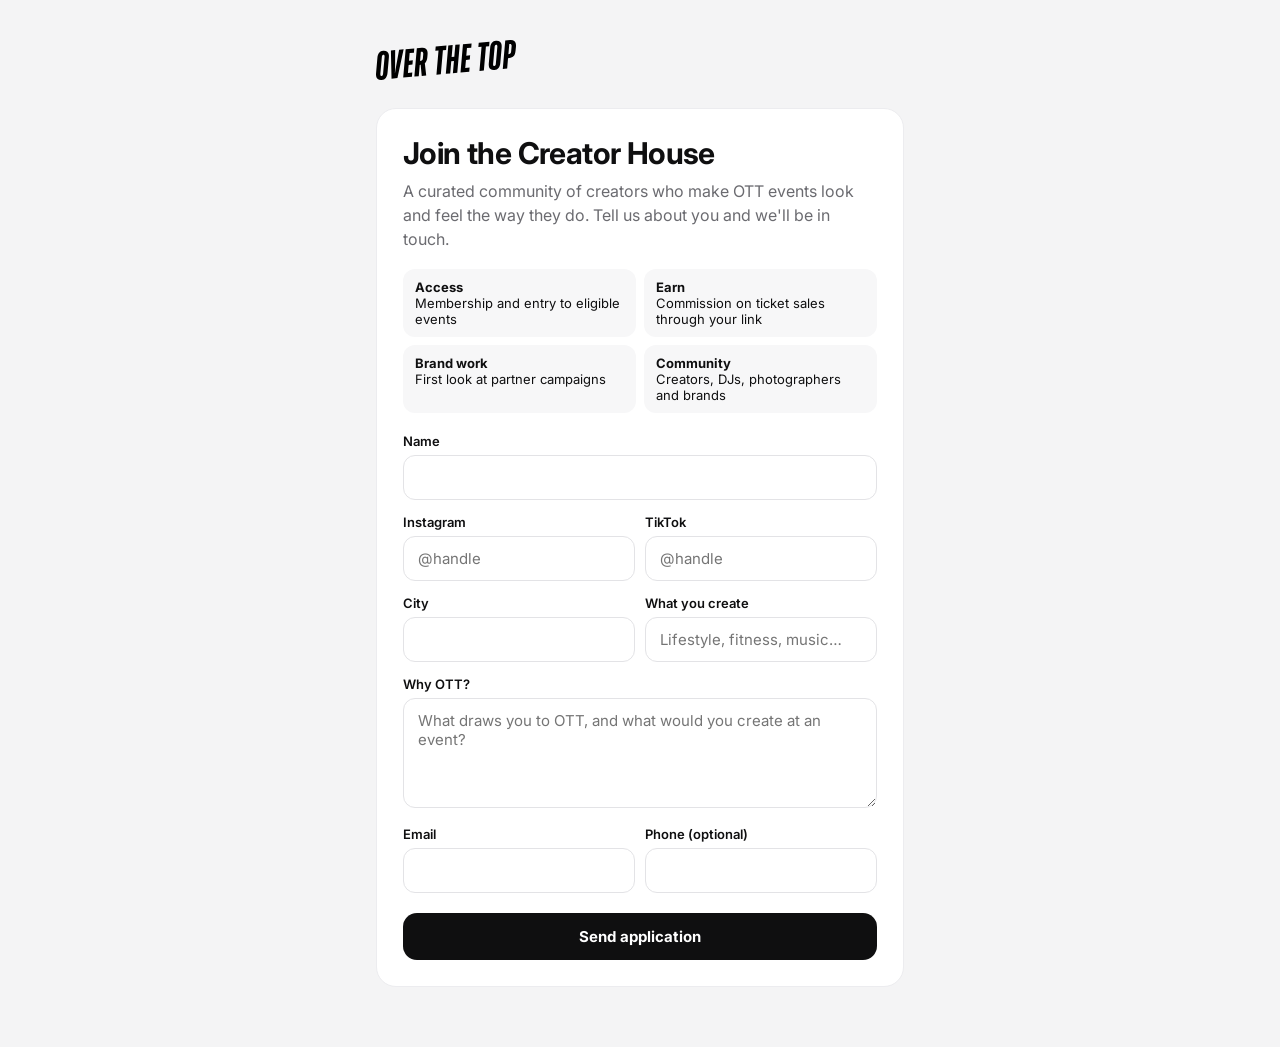
<file: apply.html>
<!doctype html>
<html lang="en"><head><meta charset="utf-8"><meta name="viewport" content="width=device-width,initial-scale=1">
<title>Join the OTT Creator House</title>
<link rel="preconnect" href="https://fonts.googleapis.com"><link href="https://fonts.googleapis.com/css2?family=Inter:wght@400;600;800&display=swap" rel="stylesheet">
<style>
:root{--y:#ffd200;--ink:#0f0f10;--muted:#6b6b70;--line:#e3e3e6}
*{box-sizing:border-box}body{margin:0;font-family:Inter,Helvetica,Arial,sans-serif;background:#f4f4f5;color:var(--ink)}
.wrap{max-width:560px;margin:0 auto;padding:40px 16px 60px}
.logo{height:40px;display:block;margin:0 0 28px}
.card{background:#fff;border:1px solid #ececef;border-radius:20px;padding:26px}
h1{font-size:30px;letter-spacing:-.02em;margin:0 0 8px}p{color:var(--muted);line-height:1.5;margin:0 0 18px}
label{display:block;font-size:13px;font-weight:600;margin:14px 0 6px}
input,textarea{width:100%;border:1px solid var(--line);border-radius:12px;padding:12px 14px;font:inherit;font-size:15px;background:#fff}
input:focus,textarea:focus{outline:none;border-color:var(--ink)}textarea{min-height:110px;resize:vertical}
.row{display:grid;grid-template-columns:1fr 1fr;gap:10px}
button{margin-top:20px;width:100%;border:0;background:var(--ink);color:#fff;font:inherit;font-weight:700;font-size:15px;padding:14px;border-radius:14px;cursor:pointer}
button:hover{background:#2a2a2d}.hp{position:absolute;left:-9999px}
.ok{display:none;text-align:center}.ok b{display:inline-block;background:var(--y);border-radius:99px;padding:6px 14px;margin-bottom:12px}
.err{color:#b42318;font-size:13px;margin-top:10px;display:none}
.perks{display:grid;grid-template-columns:1fr 1fr;gap:8px;margin:0 0 20px}.perks div{background:#f7f7f8;border-radius:12px;padding:10px 12px;font-size:13px}.perks b{display:block;font-size:13px}
@media(max-width:480px){.row,.perks{grid-template-columns:1fr}}
</style></head><body><div class="wrap">
<img class="logo" src="media/ott-logo-black.svg" alt="Over The Top">
<div class="card"><div id="form">
<h1>Join the Creator House</h1>
<p>A curated community of creators who make OTT events look and feel the way they do. Tell us about you and we'll be in touch.</p>
<div class="perks"><div><b>Access</b>Membership and entry to eligible events</div><div><b>Earn</b>Commission on ticket sales through your link</div><div><b>Brand work</b>First look at partner campaigns</div><div><b>Community</b>Creators, DJs, photographers and brands</div></div>
<form id="f" novalidate>
<label for="name">Name</label><input id="name" name="name" required autocomplete="name">
<div class="row"><div><label for="ig">Instagram</label><input id="ig" name="instagram" placeholder="@handle"></div><div><label for="tt">TikTok</label><input id="tt" name="tiktok" placeholder="@handle"></div></div>
<div class="row"><div><label for="city">City</label><input id="city" name="city"></div><div><label for="niche">What you create</label><input id="niche" name="niche" placeholder="Lifestyle, fitness, music…"></div></div>
<label for="why">Why OTT?</label><textarea id="why" name="why" placeholder="What draws you to OTT, and what would you create at an event?"></textarea>
<div class="row"><div><label for="email">Email</label><input id="email" name="email" type="email" autocomplete="email"></div><div><label for="phone">Phone (optional)</label><input id="phone" name="phone" autocomplete="tel"></div></div>
<input class="hp" name="website" tabindex="-1" autocomplete="off" aria-hidden="true">
<button type="submit" id="go">Send application</button><div class="err" id="err"></div>
</form></div>
<div class="ok" id="ok"><b>Application sent</b><h1>Thank you</h1><p>The OTT team reviews every application. If it's a fit, we'll reach out on Instagram or email.</p></div></div>
</div>
<script>
const ENGINE='https://script.google.com/macros/s/AKfycbw4jQuOGhP5kz2eDYBK0ld4ei33R1FPV-GnyDjblCKT_KyhI7VtMcqpbnNlX3Tio153/exec';
document.getElementById('f').addEventListener('submit',async e=>{e.preventDefault();const d=Object.fromEntries(new FormData(e.target));const err=document.getElementById('err');err.style.display='none';
 if(!d.name.trim()||!(d.instagram.trim()||d.tiktok.trim())){err.textContent='Add your name and at least one handle.';err.style.display='block';return}
 const b=document.getElementById('go');b.disabled=true;b.textContent='Sending…';
 try{await fetch(ENGINE,{method:'POST',mode:'no-cors',headers:{'Content-Type':'text/plain'},body:JSON.stringify(d)});document.getElementById('form').style.display='none';document.getElementById('ok').style.display='block'}
 catch(x){err.textContent='Could not send. Check your connection and try again.';err.style.display='block';b.disabled=false;b.textContent='Send application'}});
</script></body></html>
</file>
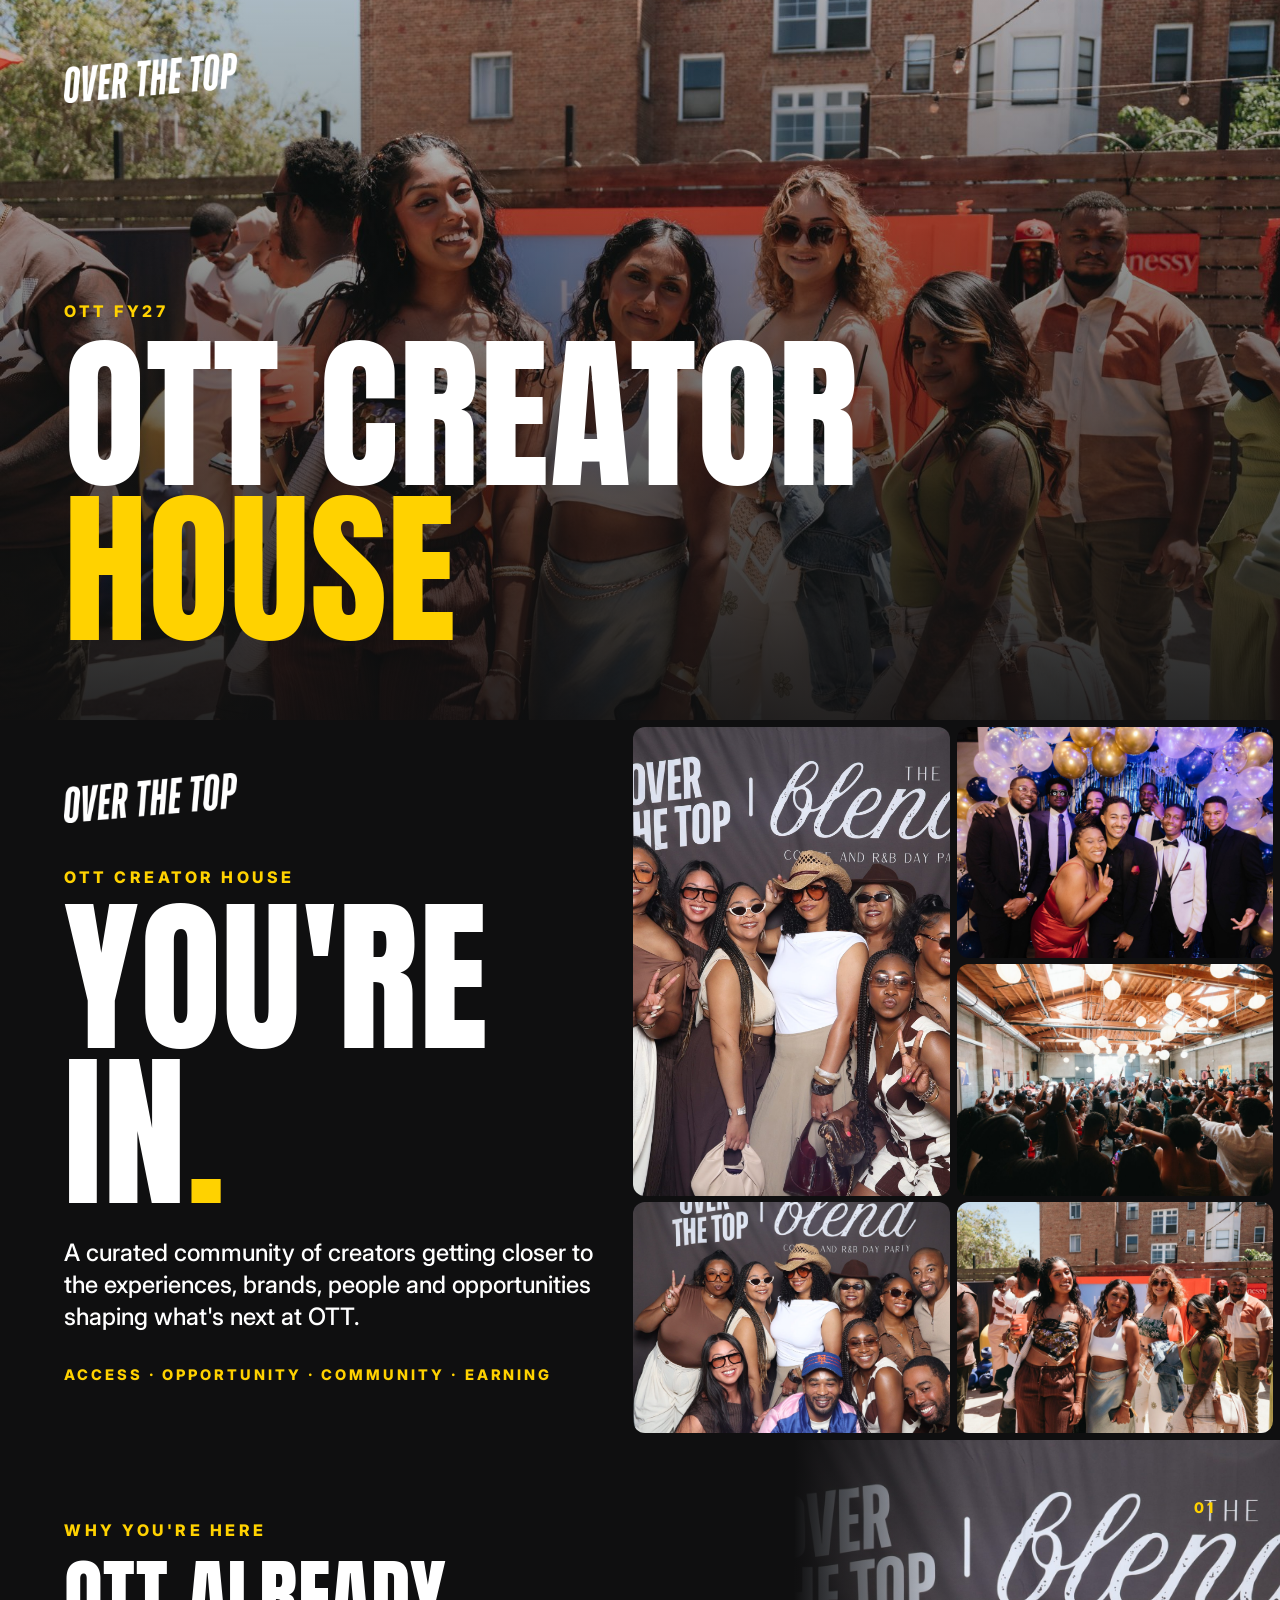
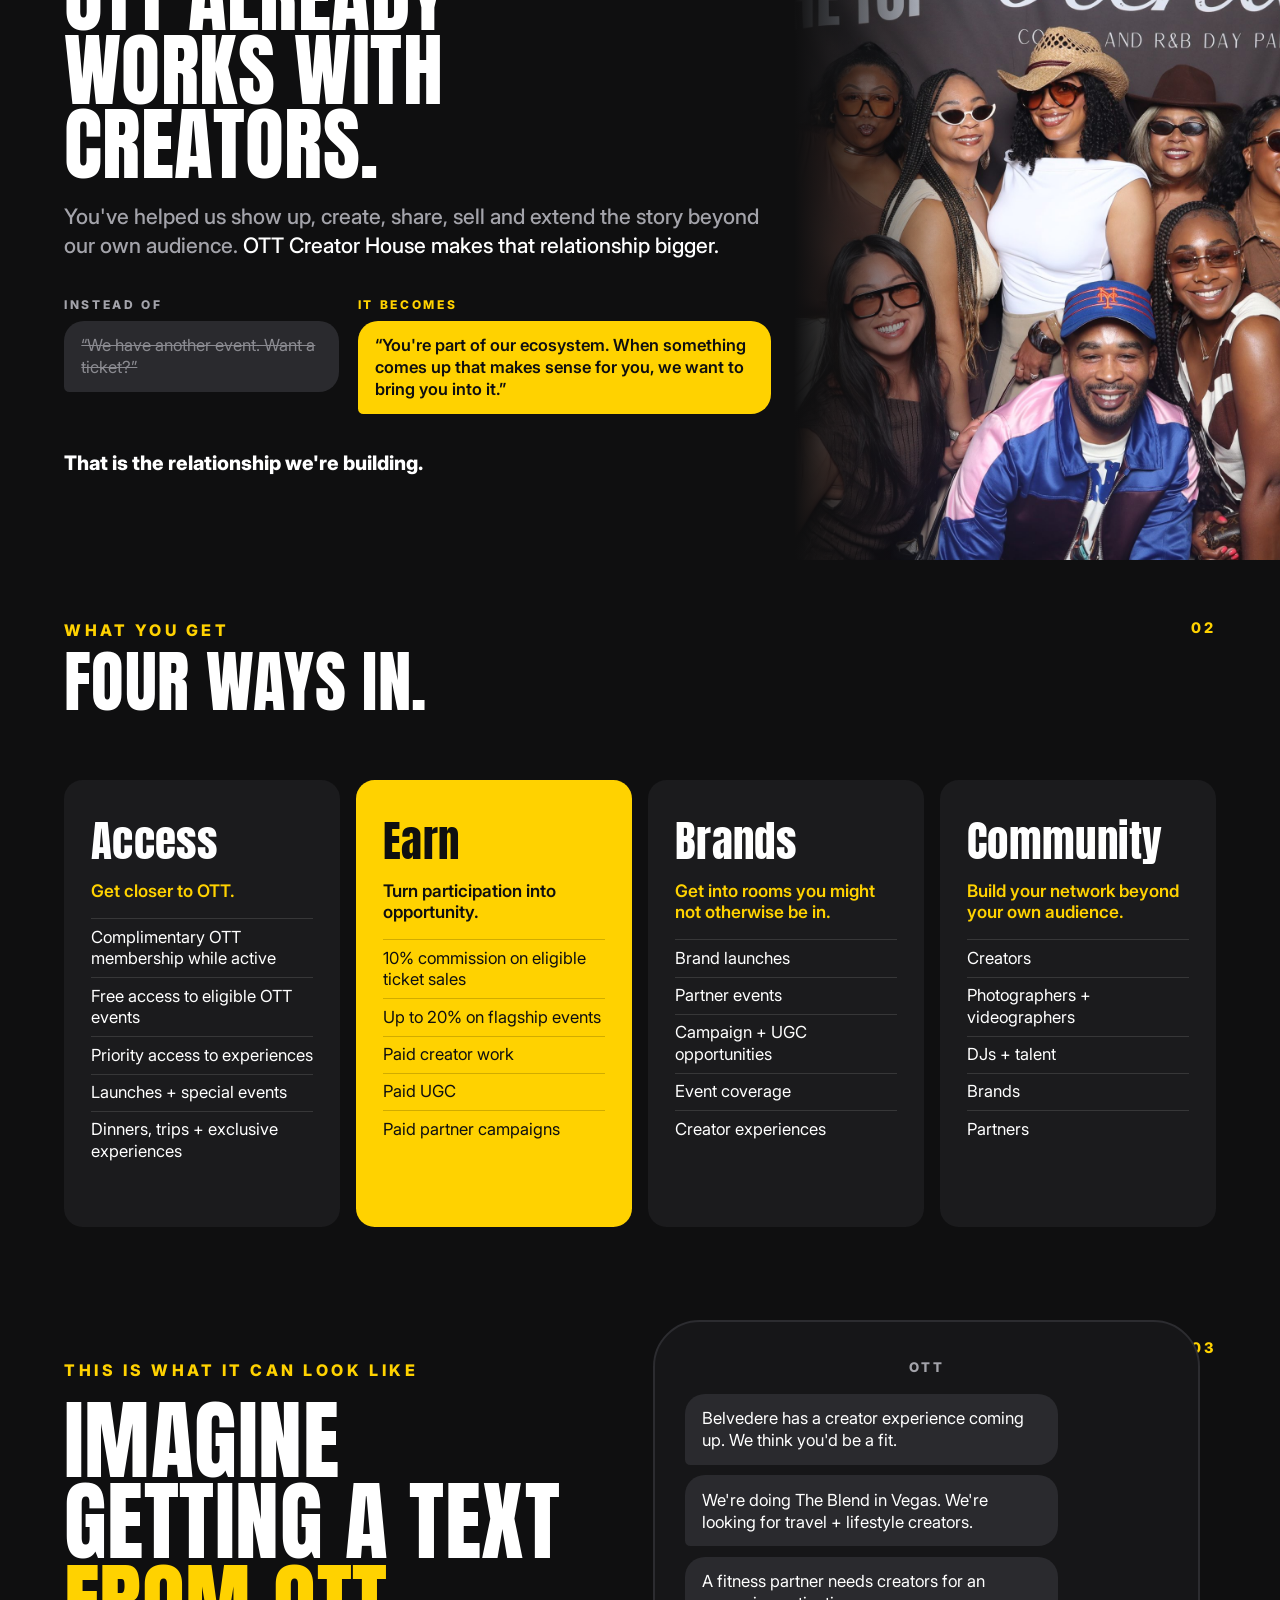
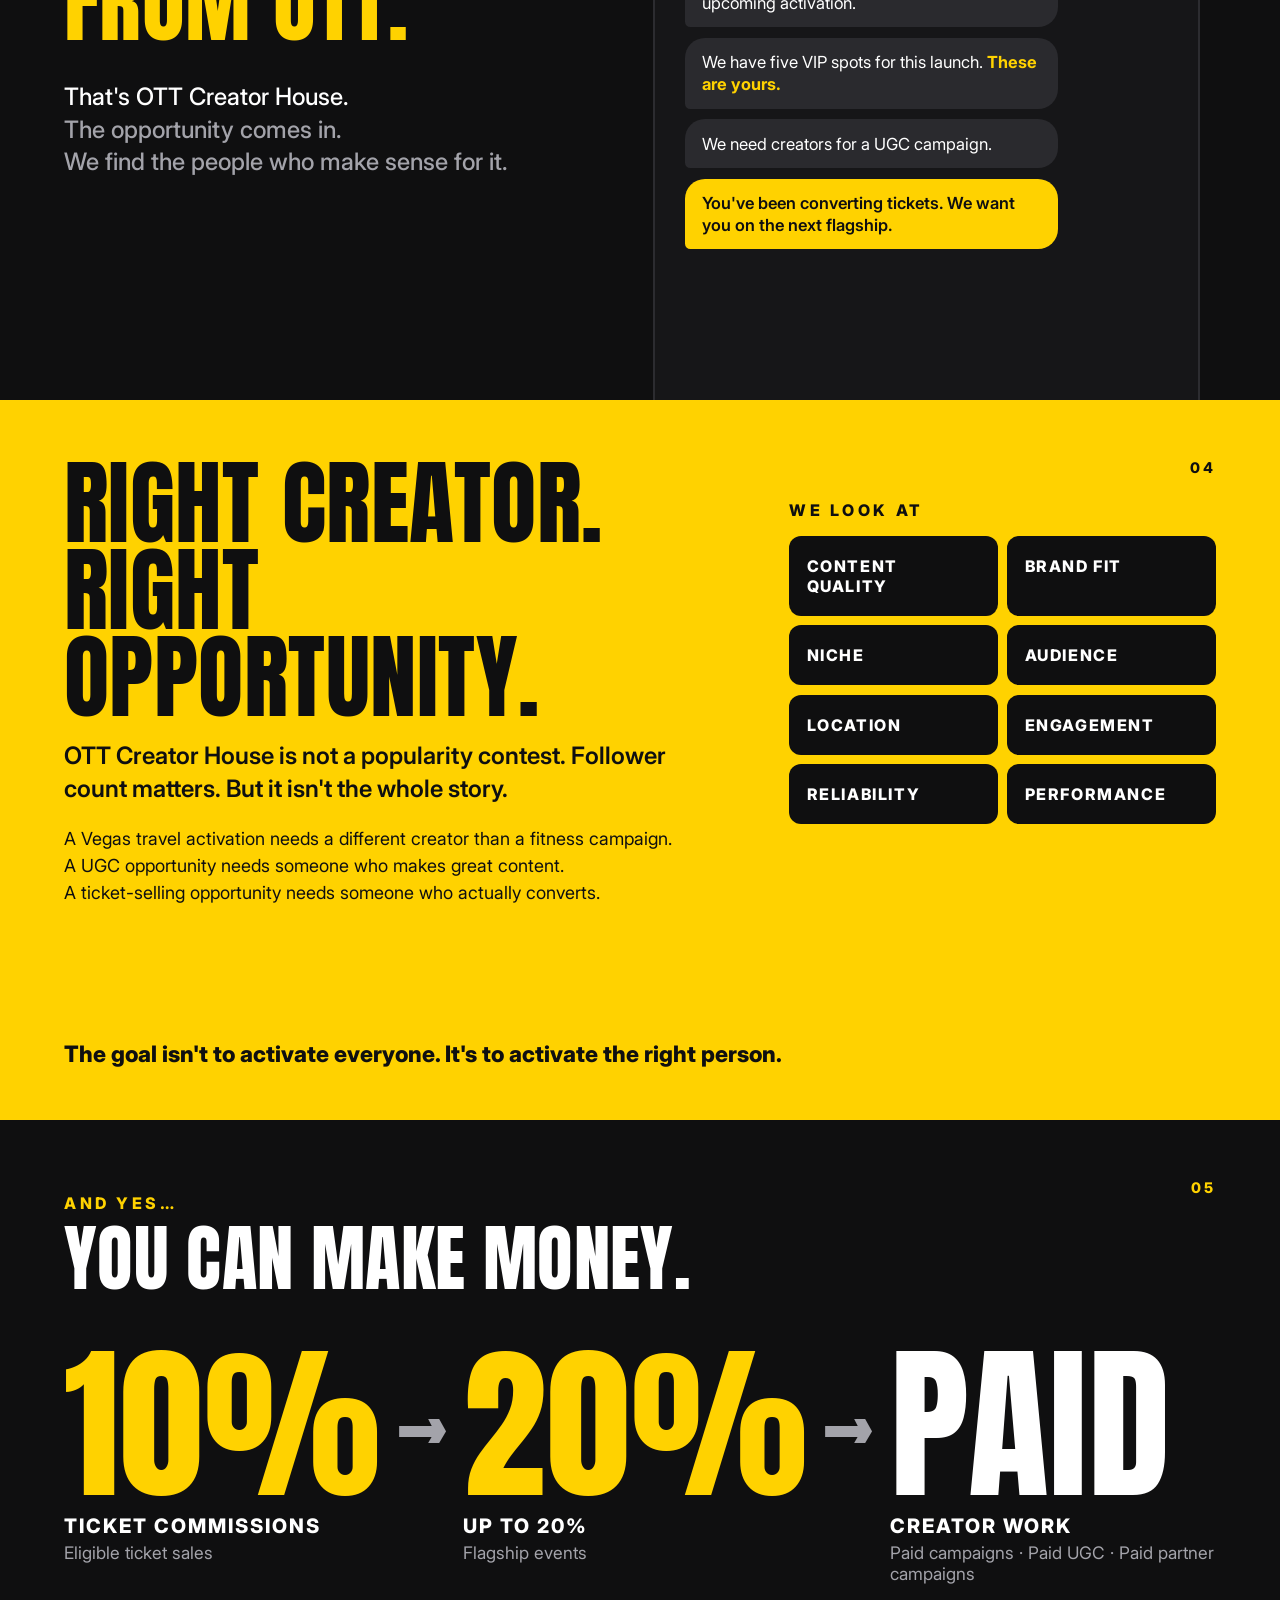
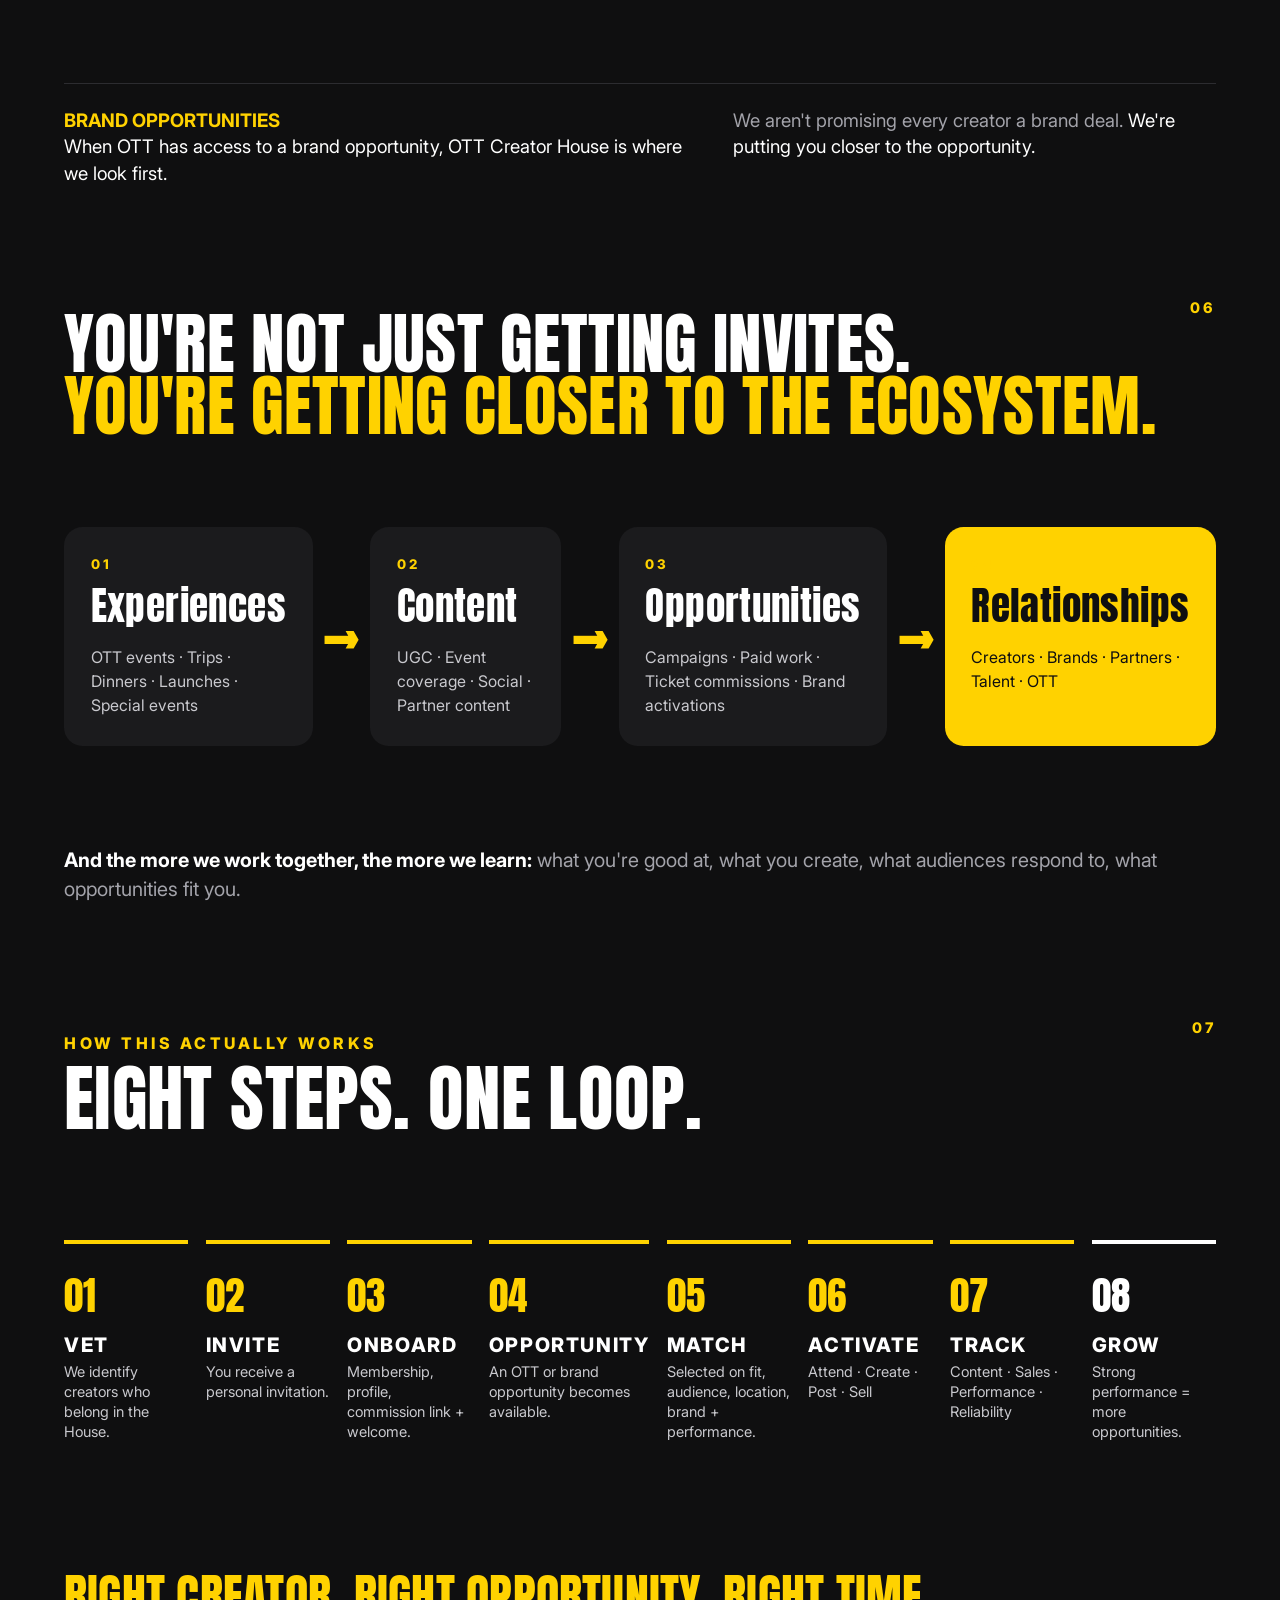
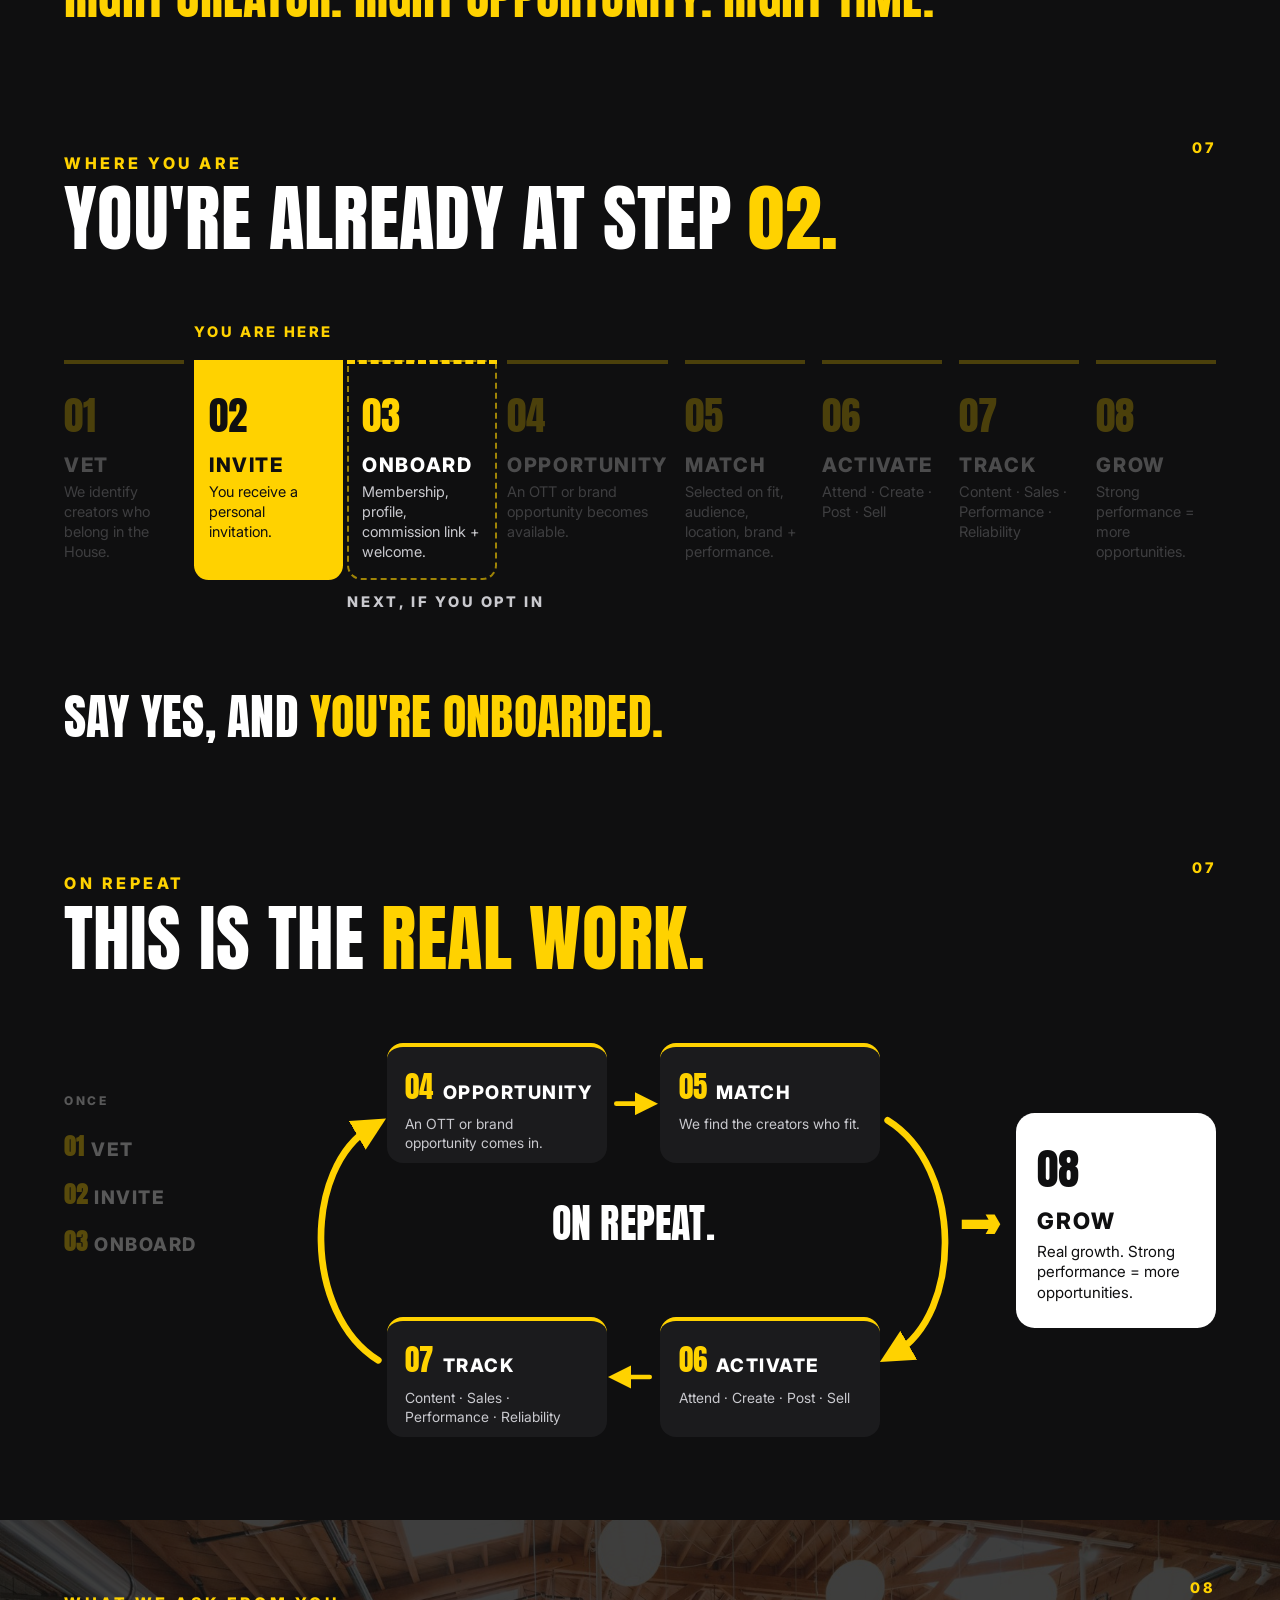
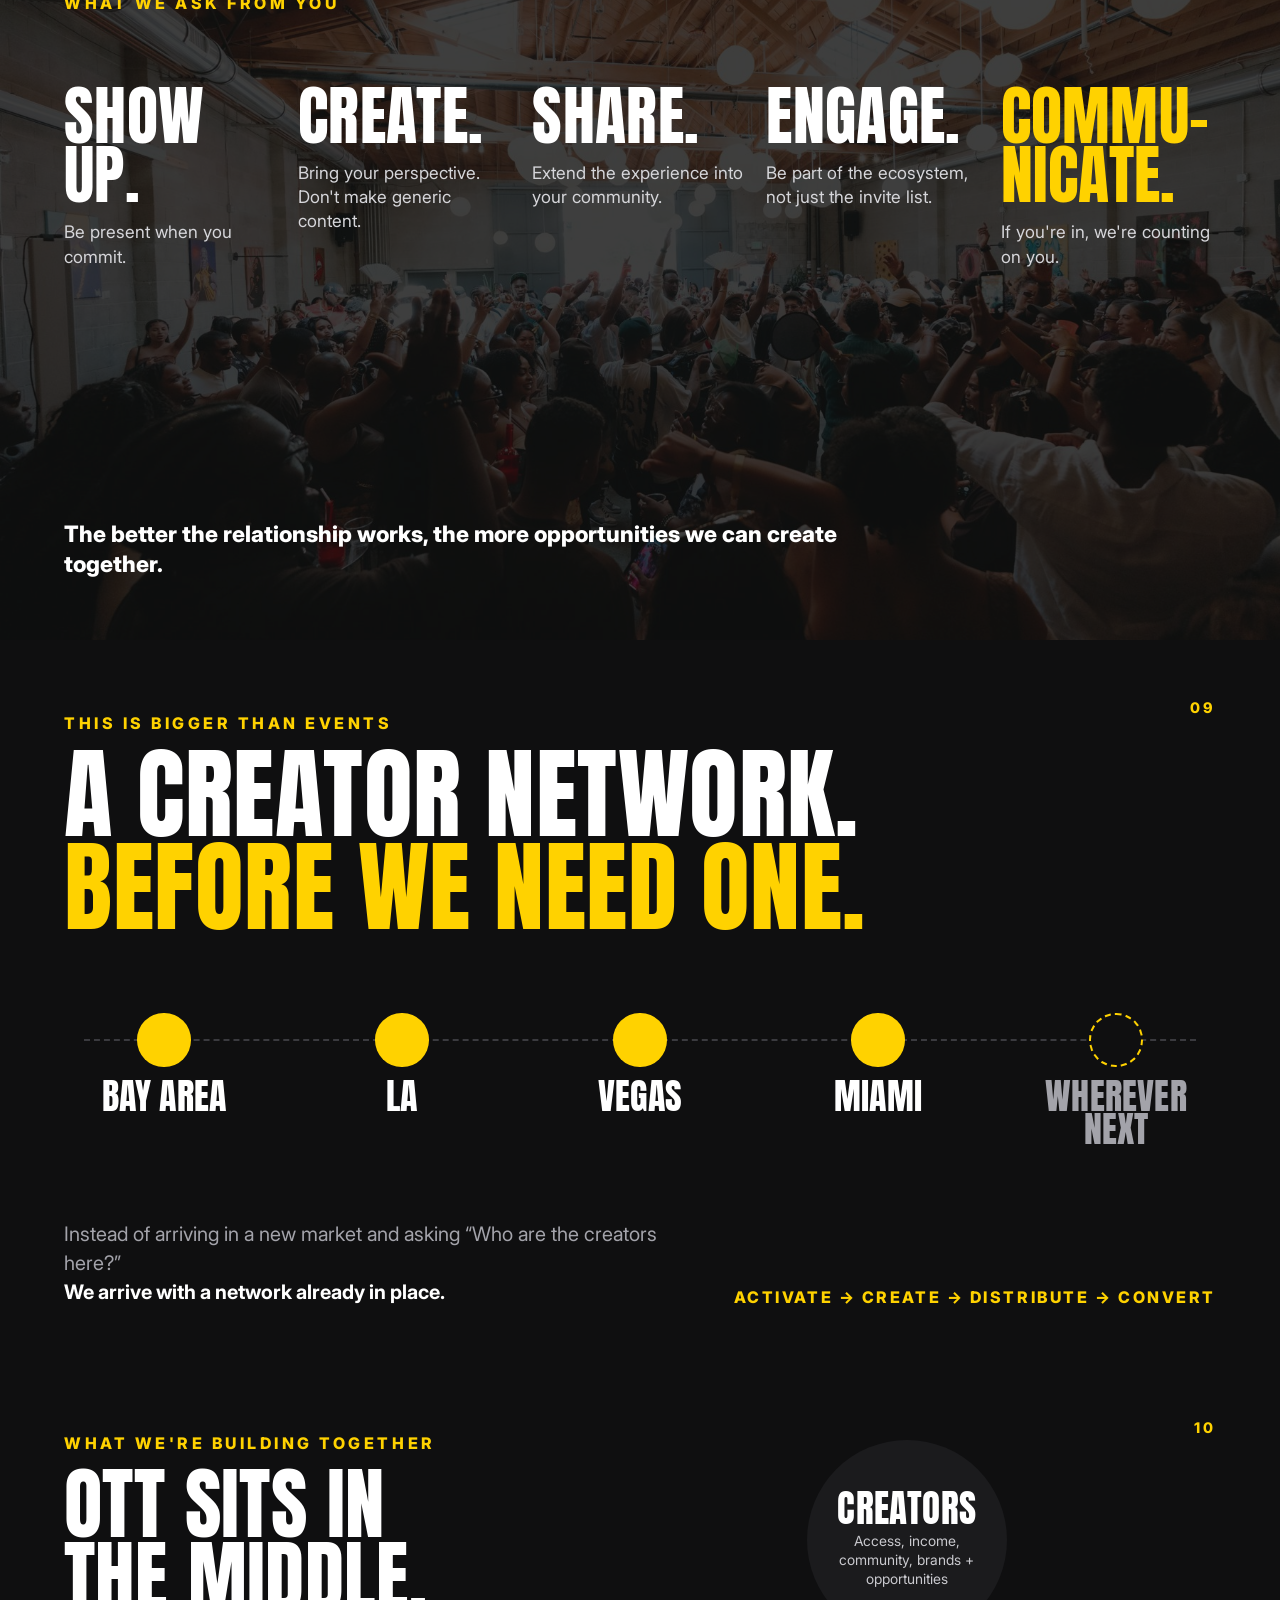
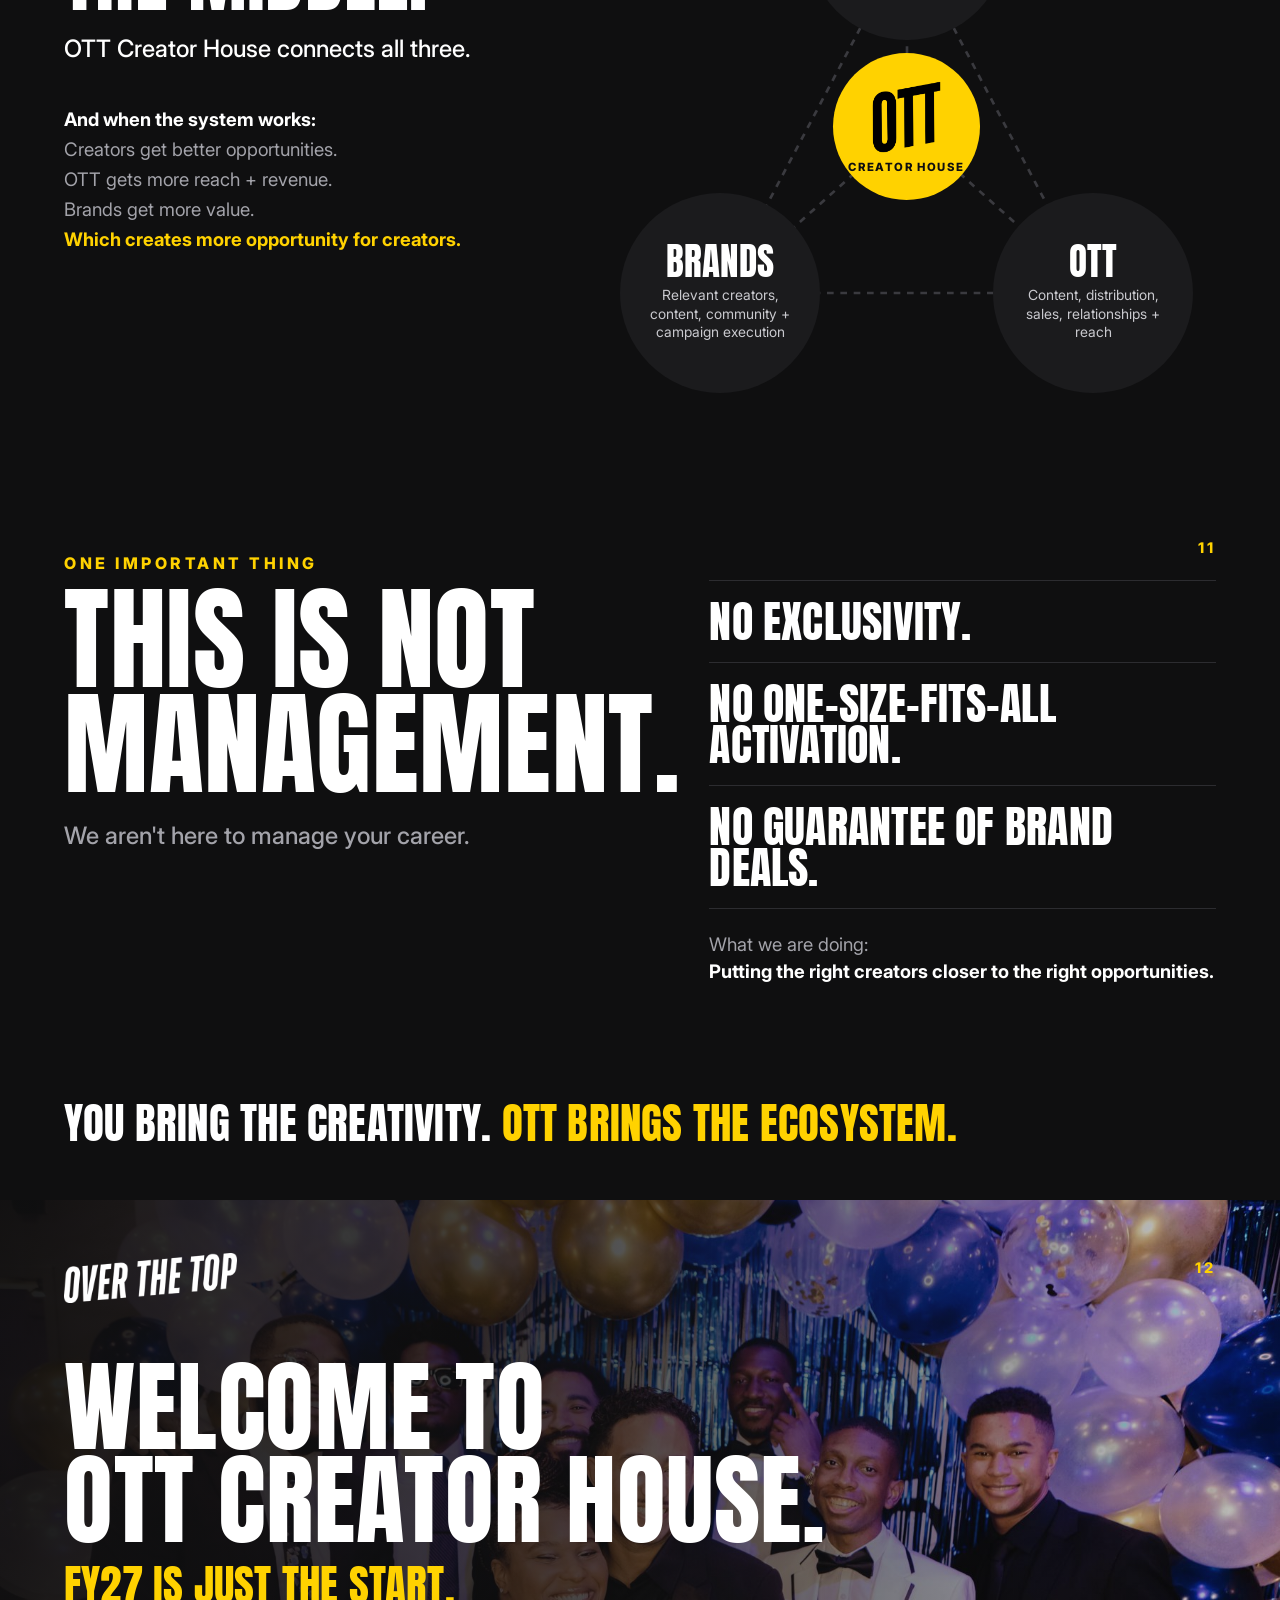
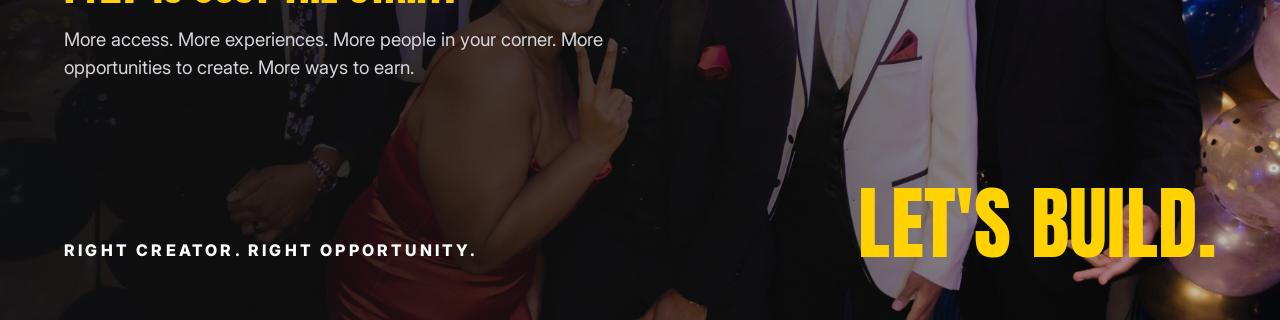
<file: creator-house-deck.html>
<!doctype html><html lang="en"><head><meta charset="utf-8"><meta name="viewport" content="width=device-width,initial-scale=1"><title>OTT Creator House · FY27</title>
<link rel="preconnect" href="https://fonts.googleapis.com"><link rel="preconnect" href="https://fonts.gstatic.com" crossorigin>
<link href="https://fonts.googleapis.com/css2?family=Anton&family=Inter:wght@400;500;600;800&display=swap" rel="stylesheet">
<style>
*{box-sizing:border-box;margin:0;padding:0}html,body{background:#0f0f10}
body{font-family:Inter,Helvetica,Arial,sans-serif;color:#fff}
.deck{display:flex;flex-direction:column;align-items:center}
.s{width:1920px;height:1080px;position:relative;overflow:hidden;background:#0f0f10;flex:none}
@media screen{.s{zoom:var(--z,0.5)}}
@media print{@page{size:1920px 1080px;margin:0}.s{zoom:1;page-break-after:always}}
.bg{position:absolute;inset:0;background-size:cover;background-position:center}
.shade{position:absolute;inset:0;background:linear-gradient(180deg,rgba(15,15,16,.2),rgba(15,15,16,.9))}
.logo{position:absolute;left:96px;top:80px;width:260px}
.n{position:absolute;right:96px;top:88px;font-weight:800;letter-spacing:.2em;font-size:22px;color:#ffd200}
.yb .n{color:#0f0f10}
.big{font-family:Anton,Impact,sans-serif;text-transform:uppercase;line-height:.93;letter-spacing:.005em;font-weight:400}
.eye{font-weight:800;letter-spacing:.22em;font-size:24px;color:#ffd200;text-transform:uppercase}
.yl{color:#ffd200}.mut{color:#a3a3aa}
.yb{background:#ffd200!important;color:#0f0f10}.yb .eye{color:#0f0f10}
.pad{position:absolute;left:96px;right:96px}
.lead{font-size:36px;font-weight:500;line-height:1.35}
.card{background:#1b1b1d;border-radius:28px;padding:44px 40px}
.card h4{font-family:Anton,Impact,sans-serif;font-size:64px;font-weight:400;letter-spacing:.01em}
.card .sub{font-size:26px;font-weight:600;margin:10px 0 26px;color:#ffd200}
.card ul{list-style:none}.card li{font-size:25px;line-height:1.3;padding:11px 0;border-top:1px solid rgba(255,255,255,.12)}
.card.y{background:#ffd200;color:#0f0f10}.card.y .sub{color:#0f0f10}.card.y li{border-color:rgba(0,0,0,.18)}
.pill{display:inline-block;border:2px solid currentColor;border-radius:999px;padding:14px 30px;font-weight:800;letter-spacing:.14em;font-size:24px;margin-right:12px}
.bub{background:#2a2a2e;border-radius:30px 30px 30px 8px;padding:20px 26px;font-size:25px;line-height:1.32;max-width:560px;margin-bottom:16px}
.bub b{display:block;font-size:16px;letter-spacing:.16em;color:#ffd200;margin-bottom:6px}
.step{flex:1;position:relative;padding-top:34px;border-top:6px solid #ffd200}
.step i{font-style:normal;font-family:Anton,Impact,sans-serif;font-size:58px;color:#ffd200;display:block}
.step b{display:block;font-size:30px;font-weight:800;letter-spacing:.08em;margin:12px 0 10px}
.step span{display:block;font-size:22px;line-height:1.35;color:#c9c9ce}
.step.dim{opacity:.25}
.step.here{background:#ffd200;border-color:#ffd200;color:#0f0f10;border-radius:0 0 22px 22px;padding:34px 22px 26px;margin:0 -10px}
.step.here i,.step.here span{color:#0f0f10}
.step.next{border-top-style:dashed;outline:3px dashed rgba(255,210,0,.6);outline-offset:-3px;border-radius:0 0 22px 22px;padding:34px 22px 26px;margin:0 -10px}
.tag{position:absolute;top:-62px;left:0;font-weight:800;letter-spacing:.18em;font-size:18px;white-space:nowrap}
.lc{position:absolute;width:330px;height:180px;background:#1b1b1d;border-radius:24px;padding:26px 28px;border-top:6px solid #ffd200}
.lc i{font-style:normal;font-family:Anton,Impact,sans-serif;font-size:44px;color:#ffd200}
.lc b{font-size:28px;font-weight:800;letter-spacing:.08em;margin-left:14px}
.lc span{display:block;font-size:21px;line-height:1.35;color:#c9c9ce;margin-top:10px}

.node{border-radius:999px;display:flex;flex-direction:column;align-items:center;justify-content:center;text-align:center}
</style></head><body><div class="deck">

<!-- 1 · Cover -->
<section class="s"><div class="bg" style="background-image:url(media/blend-miami-friends.jpg)"></div><div class="shade"></div>
 <img class="logo" src="media/logos/ott-wordmark-white.png" alt="Over The Top">
 <div class="pad" style="bottom:110px"><div class="eye">OTT FY27</div><div class="big" style="font-size:250px;margin-top:24px">OTT Creator<br><span class="yl">House</span></div></div></section>

<!-- 2 · You're in -->
<section class="s"><div style="position:absolute;right:0;top:0;bottom:0;width:980px;display:grid;grid-template-columns:1fr 1fr;grid-template-rows:1fr 1fr 1fr;gap:10px;padding:10px">
 <div style="grid-row:1/3;background:url(media/blend-miami.jpg) center/cover;border-radius:18px"></div><div style="background:url(media/gala-affair-2022.jpg) center/cover;border-radius:18px"></div><div style="background:url(media/blend-vegas-crowd.jpg) center/cover;border-radius:18px"></div><div style="background:url(media/blend-vegas.jpg) center/cover;border-radius:18px"></div><div style="background:url(media/blend-miami-friends.jpg) center 30%/cover;border-radius:18px"></div></div>
 <img class="logo" src="media/logos/ott-wordmark-white.png" alt="">
 <div style="position:absolute;left:96px;top:220px;width:800px"><div class="eye">OTT Creator House</div><div class="big" style="font-size:250px;margin-top:20px">You're<br>in<span class="yl">.</span></div>
 <p class="lead" style="margin-top:40px">A curated community of creators getting closer to the experiences, brands, people and opportunities shaping what's next at OTT.</p></div>
 <div style="position:absolute;left:96px;bottom:84px;font-weight:800;letter-spacing:.2em;font-size:22px" class="yl">ACCESS · OPPORTUNITY · COMMUNITY · EARNING</div></section>

<!-- 3 · 01 Why you're here -->
<section class="s"><div class="bg" style="left:62%;background-image:url(media/blend-vegas.jpg)"></div><div style="position:absolute;left:62%;top:0;bottom:0;width:260px;background:linear-gradient(90deg,#0f0f10,rgba(15,15,16,0))"></div>
 <div class="n" style="z-index:2">01</div>
 <div style="position:absolute;left:96px;top:120px;width:1060px"><div class="eye">Why you're here</div>
 <div class="big" style="font-size:120px;margin-top:28px">OTT already<br>works with creators.</div>
 <p class="lead mut" style="margin-top:30px;font-size:32px">You've helped us show up, create, share, sell and extend the story beyond our own audience. <span style="color:#fff">OTT Creator House makes that relationship bigger.</span></p>
 <div style="display:flex;gap:28px;margin-top:56px;align-items:stretch">
  <div style="flex:1"><div class="eye mut" style="font-size:18px;color:#a3a3aa">Instead of</div><div class="bub" style="margin-top:14px;text-decoration:line-through;color:#8a8a90">“We have another event. Want a ticket?”</div></div>
  <div style="flex:1.5"><div class="eye" style="font-size:18px">It becomes</div><div class="bub" style="margin-top:14px;background:#ffd200;color:#0f0f10;max-width:none;font-weight:600">“You're part of our ecosystem. When something comes up that makes sense for you, we want to bring you into it.”</div></div></div>
 <div style="font-size:30px;font-weight:800;margin-top:40px">That is the relationship we're building.</div></div></section>

<!-- 4 · 02 What you get -->
<section class="s"><div class="n">02</div>
 <div class="pad" style="top:90px"><div class="eye">What you get</div><div class="big" style="font-size:100px;margin-top:16px">Four ways in.</div></div>
 <div class="pad" style="top:330px;bottom:80px;display:grid;grid-template-columns:repeat(4,1fr);gap:24px">
  <div class="card"><h4>Access</h4><div class="sub">Get closer to OTT.</div><ul><li>Complimentary OTT membership while active</li><li>Free access to eligible OTT events</li><li>Priority access to experiences</li><li>Launches + special events</li><li>Dinners, trips + exclusive experiences</li></ul></div>
  <div class="card y"><h4>Earn</h4><div class="sub">Turn participation into opportunity.</div><ul><li>10% commission on eligible ticket sales</li><li>Up to 20% on flagship events</li><li>Paid creator work</li><li>Paid UGC</li><li>Paid partner campaigns</li></ul></div>
  <div class="card"><h4>Brands</h4><div class="sub">Get into rooms you might not otherwise be in.</div><ul><li>Brand launches</li><li>Partner events</li><li>Campaign + UGC opportunities</li><li>Event coverage</li><li>Creator experiences</li></ul></div>
  <div class="card"><h4>Community</h4><div class="sub">Build your network beyond your own audience.</div><ul><li>Creators</li><li>Photographers + videographers</li><li>DJs + talent</li><li>Brands</li><li>Partners</li></ul></div></div></section>

<!-- 5 · 03 What it can look like -->
<section class="s"><div class="n">03</div>
 <div style="position:absolute;left:96px;top:120px;width:760px"><div class="eye">This is what it can look like</div>
 <div class="big" style="font-size:132px;margin-top:28px">Imagine<br>getting a text<br><span class="yl">from OTT.</span></div>
 <p class="lead" style="margin-top:56px">That's OTT Creator House.</p><p class="lead mut">The opportunity comes in.<br>We find the people who make sense for it.</p></div>
 <div style="position:absolute;right:120px;top:60px;width:820px;height:1080px;background:#161618;border:3px solid #2c2c30;border-radius:70px 70px 0 0;padding:56px 44px 0">
  <div style="text-align:center;font-size:20px;font-weight:800;letter-spacing:.18em;color:#a3a3aa;margin-bottom:28px">OTT</div>
  <div class="bub">Belvedere has a creator experience coming up. We think you'd be a fit.</div>
  <div class="bub">We're doing The Blend in Vegas. We're looking for travel + lifestyle creators.</div>
  <div class="bub">A fitness partner needs creators for an upcoming activation.</div>
  <div class="bub">We have five VIP spots for this launch. <b style="display:inline;font-size:25px;letter-spacing:0;color:#ffd200">These are yours.</b></div>
  <div class="bub">We need creators for a UGC campaign.</div>
  <div class="bub" style="background:#ffd200;color:#0f0f10;font-weight:600">You've been converting tickets. We want you on the next flagship.</div></div></section>

<!-- 6 · 04 Right creator -->
<section class="s yb"><div class="n">04</div>
 <div style="position:absolute;left:96px;top:90px;width:1000px"><div class="big" style="font-size:140px">Right creator.<br>Right opportunity.</div>
 <p class="lead" style="margin-top:30px;font-weight:600">OTT Creator House is not a popularity contest. Follower count matters. But it isn't the whole story.</p>
 <div style="margin-top:30px;font-size:27px;line-height:1.5"><div>A Vegas travel activation needs a different creator than a fitness campaign.</div><div>A UGC opportunity needs someone who makes great content.</div><div>A ticket-selling opportunity needs someone who actually converts.</div></div></div>
 <div style="position:absolute;right:96px;top:150px;width:640px"><div class="eye" style="margin-bottom:24px">We look at</div><div style="display:grid;grid-template-columns:1fr 1fr;gap:14px">
  <div style="background:#0f0f10;color:#fff;border-radius:18px;padding:30px 26px;font-weight:800;letter-spacing:.1em;font-size:24px">CONTENT QUALITY</div><div style="background:#0f0f10;color:#fff;border-radius:18px;padding:30px 26px;font-weight:800;letter-spacing:.1em;font-size:24px">BRAND FIT</div><div style="background:#0f0f10;color:#fff;border-radius:18px;padding:30px 26px;font-weight:800;letter-spacing:.1em;font-size:24px">NICHE</div><div style="background:#0f0f10;color:#fff;border-radius:18px;padding:30px 26px;font-weight:800;letter-spacing:.1em;font-size:24px">AUDIENCE</div><div style="background:#0f0f10;color:#fff;border-radius:18px;padding:30px 26px;font-weight:800;letter-spacing:.1em;font-size:24px">LOCATION</div><div style="background:#0f0f10;color:#fff;border-radius:18px;padding:30px 26px;font-weight:800;letter-spacing:.1em;font-size:24px">ENGAGEMENT</div><div style="background:#0f0f10;color:#fff;border-radius:18px;padding:30px 26px;font-weight:800;letter-spacing:.1em;font-size:24px">RELIABILITY</div><div style="background:#0f0f10;color:#fff;border-radius:18px;padding:30px 26px;font-weight:800;letter-spacing:.1em;font-size:24px">PERFORMANCE</div></div></div>
 <div class="pad" style="bottom:80px;font-size:34px;font-weight:800">The goal isn't to activate everyone. It's to activate the right person.</div></section>

<!-- 7 · 05 Money -->
<section class="s"><div class="n">05</div>
 <div class="pad" style="top:110px"><div class="eye">And yes…</div><div class="big" style="font-size:110px;margin-top:16px">You can make money.</div></div>
 <div class="pad" style="top:340px;display:flex;align-items:flex-start;gap:24px">
  <div style="flex:1"><div class="big yl" style="font-size:250px">10%</div><div style="font-size:30px;font-weight:800;letter-spacing:.1em;margin-top:18px">TICKET COMMISSIONS</div><div class="mut" style="font-size:26px;margin-top:6px">Eligible ticket sales</div></div>
  <div class="big mut" style="font-size:110px;margin-top:70px">→</div>
  <div style="flex:1"><div class="big yl" style="font-size:250px">20%</div><div style="font-size:30px;font-weight:800;letter-spacing:.1em;margin-top:18px">UP TO 20%</div><div class="mut" style="font-size:26px;margin-top:6px">Flagship events</div></div>
  <div class="big mut" style="font-size:110px;margin-top:70px">→</div>
  <div style="flex:1.1"><div class="big" style="font-size:250px">Paid</div><div style="font-size:30px;font-weight:800;letter-spacing:.1em;margin-top:18px">CREATOR WORK</div><div class="mut" style="font-size:26px;margin-top:6px">Paid campaigns · Paid UGC · Paid partner campaigns</div></div></div>
 <div class="pad" style="bottom:80px;border-top:2px solid #2c2c30;padding-top:36px;display:flex;gap:60px;font-size:28px;line-height:1.4"><div style="flex:1.3"><b class="yl">BRAND OPPORTUNITIES</b><br>When OTT has access to a brand opportunity, OTT Creator House is where we look first.</div><div style="flex:1" class="mut">We aren't promising every creator a brand deal. <span style="color:#fff">We're putting you closer to the opportunity.</span></div></div></section>

<!-- 8 · 06 Ecosystem -->
<section class="s"><div class="n">06</div>
 <div class="pad" style="top:110px"><div class="big" style="font-size:100px">You're not just getting invites.<br><span class="yl">You're getting closer to the ecosystem.</span></div></div>
 <div class="pad" style="top:430px;display:flex;align-items:stretch;gap:0">
  <div class="card" style="flex:1"><div class="eye" style="font-size:20px">01</div><h4 style="margin-top:8px;font-size:58px">Experiences</h4><div style="font-size:24px;line-height:1.5;margin-top:14px;color:#c9c9ce">OTT events · Trips · Dinners · Launches · Special events</div></div>
  <div class="big yl" style="font-size:80px;align-self:center;padding:0 16px">→</div>
  <div class="card" style="flex:1"><div class="eye" style="font-size:20px">02</div><h4 style="margin-top:8px;font-size:58px">Content</h4><div style="font-size:24px;line-height:1.5;margin-top:14px;color:#c9c9ce">UGC · Event coverage · Social · Partner content</div></div>
  <div class="big yl" style="font-size:80px;align-self:center;padding:0 16px">→</div>
  <div class="card" style="flex:1"><div class="eye" style="font-size:20px">03</div><h4 style="margin-top:8px;font-size:58px">Opportunities</h4><div style="font-size:24px;line-height:1.5;margin-top:14px;color:#c9c9ce">Campaigns · Paid work · Ticket commissions · Brand activations</div></div>
  <div class="big yl" style="font-size:80px;align-self:center;padding:0 16px">→</div>
  <div class="card y" style="flex:1"><div class="eye" style="font-size:20px">04</div><h4 style="margin-top:8px;font-size:58px">Relationships</h4><div style="font-size:24px;line-height:1.5;margin-top:14px">Creators · Brands · Partners · Talent · OTT</div></div></div>
 <div class="pad" style="bottom:84px;font-size:30px;line-height:1.45"><b>And the more we work together, the more we learn:</b> <span class="mut">what you're good at, what you create, what audiences respond to, what opportunities fit you.</span></div></section>

<!-- 9 · 07 How it works -->
<section class="s"><div class="n">07</div>
 <div class="pad" style="top:110px"><div class="eye">How this actually works</div><div class="big" style="font-size:110px;margin-top:16px">Eight steps. One loop.</div></div>
 <div class="pad" style="top:420px;display:flex;gap:26px">
  <div class="step"><i>01</i><b>VET</b><span>We identify creators who belong in the House.</span></div>
  <div class="step"><i>02</i><b>INVITE</b><span>You receive a personal invitation.</span></div>
  <div class="step"><i>03</i><b>ONBOARD</b><span>Membership, profile, commission link + welcome.</span></div>
  <div class="step"><i>04</i><b>OPPORTUNITY</b><span>An OTT or brand opportunity becomes available.</span></div>
  <div class="step"><i>05</i><b>MATCH</b><span>Selected on fit, audience, location, brand + performance.</span></div>
  <div class="step"><i>06</i><b>ACTIVATE</b><span>Attend · Create · Post · Sell</span></div>
  <div class="step"><i>07</i><b>TRACK</b><span>Content · Sales · Performance · Reliability</span></div>
  <div class="step" style="border-color:#fff"><i style="color:#fff">08</i><b>GROW</b><span>Strong performance = more opportunities.</span></div></div>
 <div class="pad" style="bottom:90px"><div class="big yl" style="font-size:72px">Right creator. Right opportunity. Right time.</div></div></section>

<!-- 10 · 07b You are here -->
<section class="s"><div class="n">07</div>
 <div class="pad" style="top:110px"><div class="eye">Where you are</div><div class="big" style="font-size:110px;margin-top:16px">You're already at step <span class="yl">02.</span></div></div>
 <div class="pad" style="top:420px;display:flex;gap:26px"><div class="step dim"><i>01</i><b>VET</b><span>We identify creators who belong in the House.</span></div><div class="step here"><span class="tag" style="color:#ffd200">YOU ARE HERE</span><i>02</i><b>INVITE</b><span>You receive a personal invitation.</span></div><div class="step next"><span class="tag yl" style="top:auto;bottom:-50px">NEXT, IF YOU OPT IN</span><i>03</i><b>ONBOARD</b><span>Membership, profile, commission link + welcome.</span></div><div class="step dim"><i>04</i><b>OPPORTUNITY</b><span>An OTT or brand opportunity becomes available.</span></div><div class="step dim"><i>05</i><b>MATCH</b><span>Selected on fit, audience, location, brand + performance.</span></div><div class="step dim"><i>06</i><b>ACTIVATE</b><span>Attend · Create · Post · Sell</span></div><div class="step dim"><i>07</i><b>TRACK</b><span>Content · Sales · Performance · Reliability</span></div><div class="step dim"><i>08</i><b>GROW</b><span>Strong performance = more opportunities.</span></div></div>
 <div class="pad" style="bottom:90px"><div class="big" style="font-size:72px">Say yes, and <span class="yl">you're onboarded.</span></div></div></section>

<!-- 11 · 07c The real work -->
<section class="s"><div class="n">07</div>
 <div class="pad" style="top:110px"><div class="eye">On repeat</div><div class="big" style="font-size:110px;margin-top:16px">This is the <span class="yl">real work.</span></div></div>
 <div style="position:absolute;left:96px;top:440px;width:300px;opacity:.3">
  <div class="eye" style="color:#fff;font-size:18px;margin-bottom:22px">ONCE</div>
  <div style="font-size:28px;font-weight:800;letter-spacing:.08em;line-height:2.1"><span class="yl" style="font-family:Anton;font-size:34px">01</span> VET<br><span class="yl" style="font-family:Anton;font-size:34px">02</span> INVITE<br><span class="yl" style="font-family:Anton;font-size:34px">03</span> ONBOARD</div></div>
 <div style="position:absolute;left:470px;top:340px;width:960px;height:640px">
  <svg style="position:absolute;inset:0" viewBox="0 0 960 640" fill="none" overflow="visible">
   <defs><marker id="ah" viewBox="0 0 10 10" refX="5" refY="5" markerWidth="5" markerHeight="5" orient="auto-start-reverse"><path d="M0 0L10 5L0 10z" fill="#ffd200"/></marker></defs>
   <g stroke="#ffd200" stroke-width="10" stroke-linecap="round">
    <path d="M862 140 C 975 210, 975 430, 872 490" marker-end="url(#ah)"/>
    <path d="M98 500 C -15 430, -15 210, 88 150" marker-end="url(#ah)"/>
    <path d="M455 115 L 500 115" marker-end="url(#ah)" stroke-width="7"/>
    <path d="M505 525 L 460 525" marker-end="url(#ah)" stroke-width="7"/></g></svg>
  <div class="lc" style="left:110px;top:25px"><i>04</i><b>OPPORTUNITY</b><span>An OTT or brand opportunity comes in.</span></div>
  <div class="lc" style="left:520px;top:25px"><i>05</i><b>MATCH</b><span>We find the creators who fit.</span></div>
  <div class="lc" style="left:520px;top:435px"><i>06</i><b>ACTIVATE</b><span>Attend · Create · Post · Sell</span></div>
  <div class="lc" style="left:110px;top:435px"><i>07</i><b>TRACK</b><span>Content · Sales · Performance · Reliability</span></div>
  <div style="position:absolute;left:0;right:0;top:268px;text-align:center"><div class="big" style="font-size:60px">On repeat.</div></div></div>
 <div class="big yl" style="position:absolute;left:1440px;top:590px;font-size:90px">→</div>
 <div style="position:absolute;right:96px;top:470px;width:300px;background:#fff;color:#0f0f10;border-radius:28px;padding:36px 32px">
  <div style="font-family:Anton;font-size:64px">08</div><div style="font-size:34px;font-weight:800;letter-spacing:.08em;margin-top:8px">GROW</div><div style="font-size:23px;line-height:1.35;margin-top:12px">Real growth. Strong performance = more opportunities.</div></div></section>

<!-- 10 · 08 What we ask -->
<section class="s"><div class="bg" style="background-image:url(media/blend-vegas-crowd.jpg)"></div><div class="shade" style="background:rgba(15,15,16,.8)"></div>
 <div class="n">08</div>
 <div class="pad" style="top:110px"><div class="eye">What we ask from you</div></div>
 <div class="pad" style="top:250px;display:grid;grid-template-columns:repeat(5,1fr);gap:28px">
  <div><div class="big" style="font-size:96px">Show up.</div><p style="font-size:26px;line-height:1.4;margin-top:22px;color:#d6d6da">Be present when you commit.</p></div>
  <div><div class="big" style="font-size:96px">Create.</div><p style="font-size:26px;line-height:1.4;margin-top:22px;color:#d6d6da">Bring your perspective. Don't make generic content.</p></div>
  <div><div class="big" style="font-size:96px">Share.</div><p style="font-size:26px;line-height:1.4;margin-top:22px;color:#d6d6da">Extend the experience into your community.</p></div>
  <div><div class="big" style="font-size:96px">Engage.</div><p style="font-size:26px;line-height:1.4;margin-top:22px;color:#d6d6da">Be part of the ecosystem, not just the invite list.</p></div>
  <div><div class="big yl" style="font-size:96px">Commu&shy;nicate.</div><p style="font-size:26px;line-height:1.4;margin-top:22px;color:#d6d6da">If you're in, we're counting on you.</p></div></div>
 <div class="pad" style="bottom:90px;font-size:34px;font-weight:800;max-width:1300px;line-height:1.35">The better the relationship works, the more opportunities we can create together.</div></section>

<!-- 11 · 09 Bigger than events -->
<section class="s"><div class="n">09</div>
 <div class="pad" style="top:110px"><div class="eye">This is bigger than events</div><div class="big" style="font-size:150px;margin-top:20px">A creator network.<br><span class="yl">Before we need one.</span></div></div>
 <div class="pad" style="top:560px;height:160px">
  <div style="position:absolute;left:30px;right:30px;top:38px;border-top:4px dashed #3a3a3f"></div>
  <div style="position:absolute;inset:0;display:flex;justify-content:space-between">
   <div style="text-align:center;width:300px"><div style="width:80px;height:80px;border-radius:50%;background:#ffd200;margin:0 auto"></div><div class="big" style="font-size:54px;margin-top:20px">Bay Area</div></div>
   <div style="text-align:center;width:300px"><div style="width:80px;height:80px;border-radius:50%;background:#ffd200;margin:0 auto"></div><div class="big" style="font-size:54px;margin-top:20px">LA</div></div>
   <div style="text-align:center;width:300px"><div style="width:80px;height:80px;border-radius:50%;background:#ffd200;margin:0 auto"></div><div class="big" style="font-size:54px;margin-top:20px">Vegas</div></div>
   <div style="text-align:center;width:300px"><div style="width:80px;height:80px;border-radius:50%;background:#ffd200;margin:0 auto"></div><div class="big" style="font-size:54px;margin-top:20px">Miami</div></div>
   <div style="text-align:center;width:300px"><div style="width:80px;height:80px;border-radius:50%;border:4px dashed #ffd200;background:#0f0f10;margin:0 auto"></div><div class="big mut" style="font-size:54px;margin-top:20px">Wherever next</div></div></div></div>
 <div class="pad" style="bottom:80px;display:flex;justify-content:space-between;align-items:flex-end;gap:60px"><p style="font-size:30px;line-height:1.45;max-width:980px"><span class="mut">Instead of arriving in a new market and asking “Who are the creators here?”</span><br><b>We arrive with a network already in place.</b></p>
 <div style="font-weight:800;letter-spacing:.16em;font-size:24px;white-space:nowrap" class="yl">ACTIVATE → CREATE → DISTRIBUTE → CONVERT</div></div></section>

<!-- 12 · 10 Building together -->
<section class="s"><div class="n">10</div>
 <div style="position:absolute;left:96px;top:110px;width:760px"><div class="eye">What we're building together</div><div class="big" style="font-size:118px;margin-top:20px">OTT sits in<br>the middle.</div>
 <p class="lead" style="margin-top:30px">OTT Creator House connects all three.</p>
 <div style="margin-top:60px;font-size:28px;line-height:1.6"><b>And when the system works:</b><br><span class="mut">Creators get better opportunities.<br>OTT gets more reach + revenue.<br>Brands get more value.</span><br><b class="yl">Which creates more opportunity for creators.</b></div></div>
 <div style="position:absolute;right:80px;top:80px;width:960px;height:920px">
  <svg style="position:absolute;inset:0" viewBox="0 0 960 920"><g stroke="#3a3a3f" stroke-width="4" stroke-dasharray="10 10" fill="none"><line x1="480" y1="190" x2="480" y2="470"/><line x1="200" y1="720" x2="480" y2="470"/><line x1="760" y1="720" x2="480" y2="470"/><line x1="200" y1="720" x2="760" y2="720"/><line x1="200" y1="720" x2="480" y2="190"/><line x1="760" y1="720" x2="480" y2="190"/></g></svg>
  <div class="node" style="position:absolute;left:330px;top:40px;width:300px;height:300px;background:#1b1b1d"><div class="big" style="font-size:56px">Creators</div><div style="font-size:21px;line-height:1.35;margin-top:10px;padding:0 34px;color:#c9c9ce">Access, income, community, brands + opportunities</div></div>
  <div class="node" style="position:absolute;left:50px;top:570px;width:300px;height:300px;background:#1b1b1d"><div class="big" style="font-size:56px">Brands</div><div style="font-size:21px;line-height:1.35;margin-top:10px;padding:0 34px;color:#c9c9ce">Relevant creators, content, community + campaign execution</div></div>
  <div class="node" style="position:absolute;left:610px;top:570px;width:300px;height:300px;background:#1b1b1d"><div class="big" style="font-size:56px">OTT</div><div style="font-size:21px;line-height:1.35;margin-top:10px;padding:0 34px;color:#c9c9ce">Content, distribution, sales, relationships + reach</div></div>
  <div class="node" style="position:absolute;left:370px;top:360px;width:220px;height:220px;background:#ffd200;color:#0f0f10"><img src="media/logos/ott-submark-black.png" alt="OTT" style="width:110px" onerror="this.outerHTML='<div class=&quot;big&quot; style=&quot;font-size:48px&quot;>OTT</div>'"><div style="font-size:17px;font-weight:800;letter-spacing:.14em;margin-top:8px">CREATOR HOUSE</div></div></div></section>

<!-- 13 · 11 Not management -->
<section class="s"><div class="n">11</div>
 <div style="position:absolute;left:96px;top:110px;width:900px"><div class="eye">One important thing</div><div class="big" style="font-size:170px;margin-top:20px">This is not<br>management.</div>
 <p class="lead mut" style="margin-top:34px">We aren't here to manage your career.</p></div>
 <div style="position:absolute;right:96px;top:150px;width:760px">
  <div style="border-top:2px solid #2c2c30;padding:30px 0"><div class="big" style="font-size:66px">No exclusivity.</div></div>
  <div style="border-top:2px solid #2c2c30;padding:30px 0"><div class="big" style="font-size:66px">No one-size-fits-all activation.</div></div>
  <div style="border-top:2px solid #2c2c30;border-bottom:2px solid #2c2c30;padding:30px 0"><div class="big" style="font-size:66px">No guarantee of brand deals.</div></div>
  <p style="font-size:28px;line-height:1.45;margin-top:34px"><span class="mut">What we are doing:</span><br><b>Putting the right creators closer to the right opportunities.</b></p></div>
 <div class="pad" style="bottom:84px"><div class="big" style="font-size:64px">You bring the creativity. <span class="yl">OTT brings the ecosystem.</span></div></div></section>

<!-- 14 · 12 Welcome -->
<section class="s"><div class="bg" style="background-image:url(media/gala-affair-2022.jpg)"></div><div class="shade" style="background:linear-gradient(90deg,rgba(15,15,16,.95) 0%,rgba(15,15,16,.75) 45%,rgba(15,15,16,.2) 100%)"></div>
 <img class="logo" src="media/logos/ott-wordmark-white.png" alt="">
 <div class="n">12</div>
 <div style="position:absolute;left:96px;top:240px;width:1200px"><div class="big" style="font-size:150px">Welcome to<br>OTT Creator House.</div>
 <div class="big yl" style="font-size:64px;margin-top:30px">FY27 is just the start.</div>
 <p style="font-size:28px;line-height:1.5;margin-top:30px;color:#d6d6da;max-width:900px">More access. More experiences. More people in your corner. More opportunities to create. More ways to earn.</p></div>
 <div class="pad" style="bottom:90px;display:flex;justify-content:space-between;align-items:flex-end"><div style="font-weight:800;letter-spacing:.2em;font-size:24px">RIGHT CREATOR. RIGHT OPPORTUNITY.</div><div class="big yl" style="font-size:120px">Let's build.</div></div></section>
</div>
<script>function fit(){let z=Math.min(1,(window.innerWidth)/1920);document.querySelectorAll('.s').forEach(s=>s.style.setProperty('--z',z))}if(!matchMedia('print').matches){fit();addEventListener('resize',fit)}</script>
</body></html>
</file>
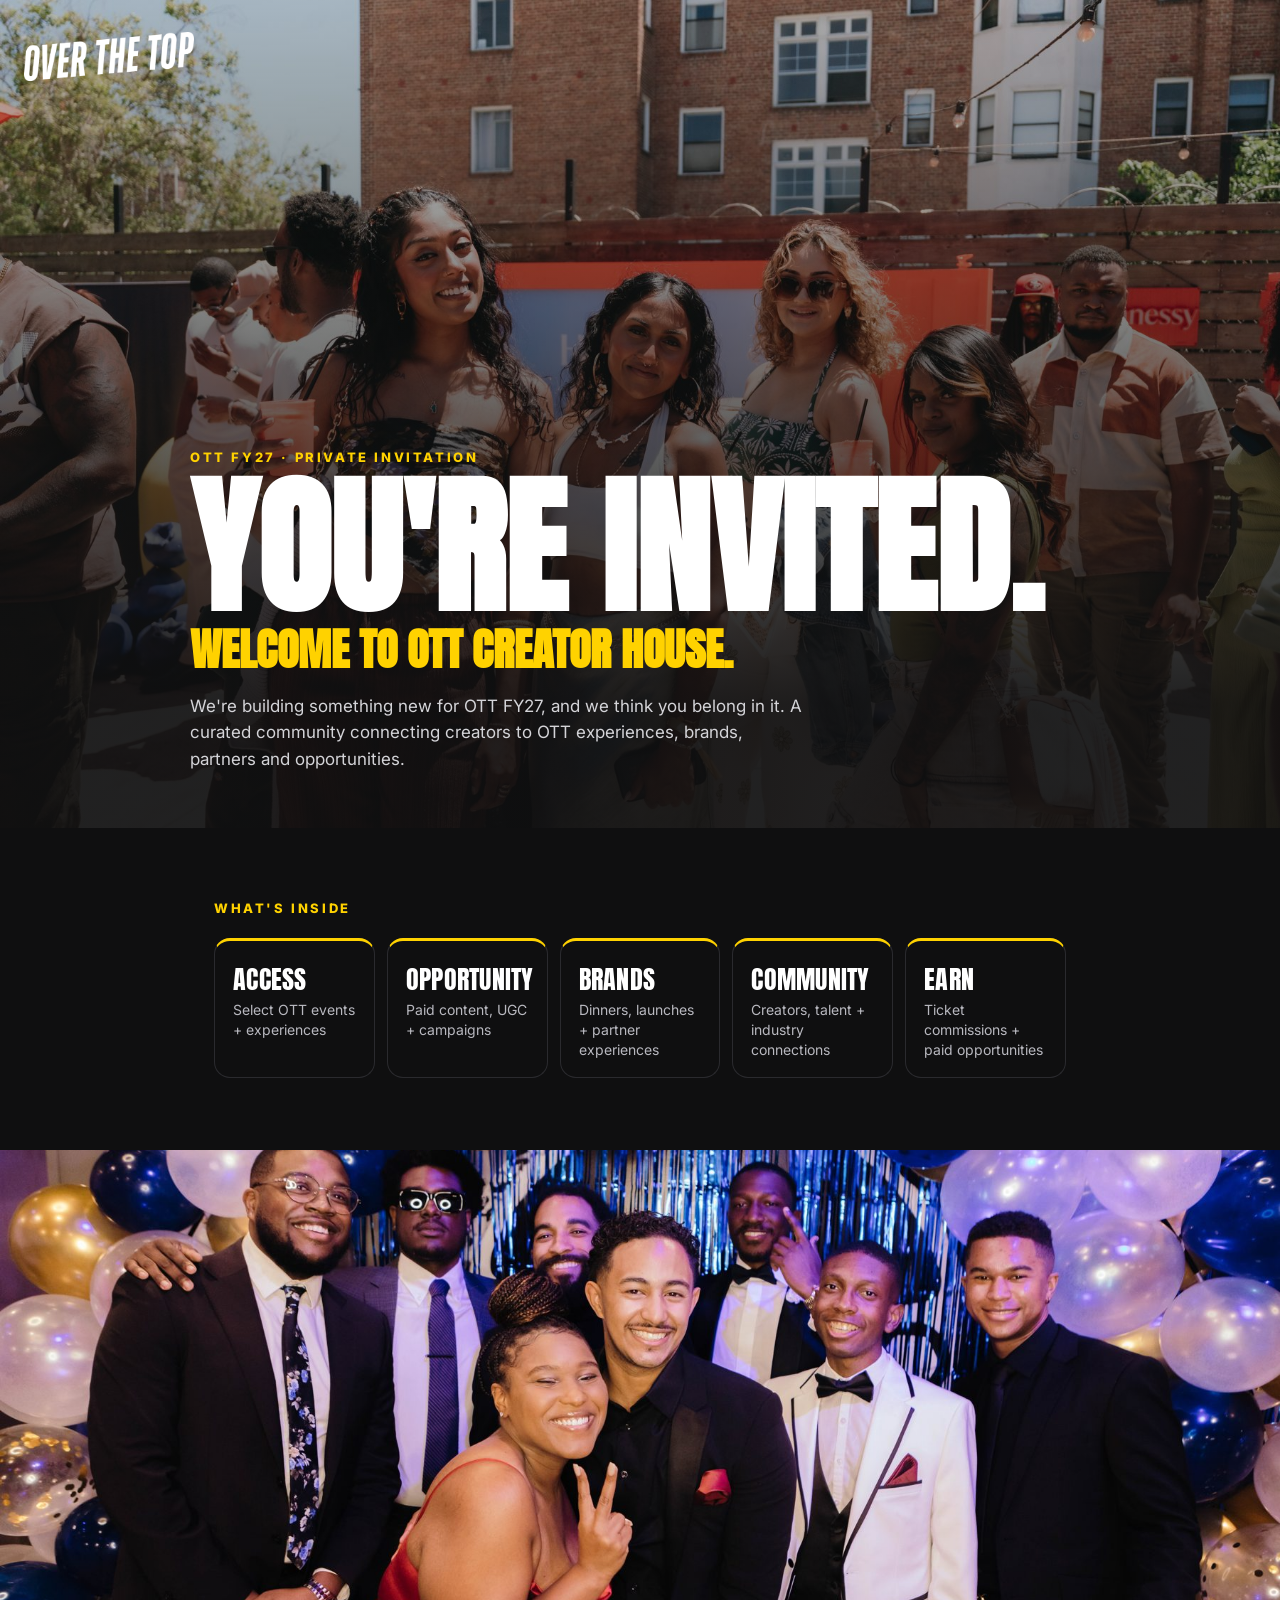
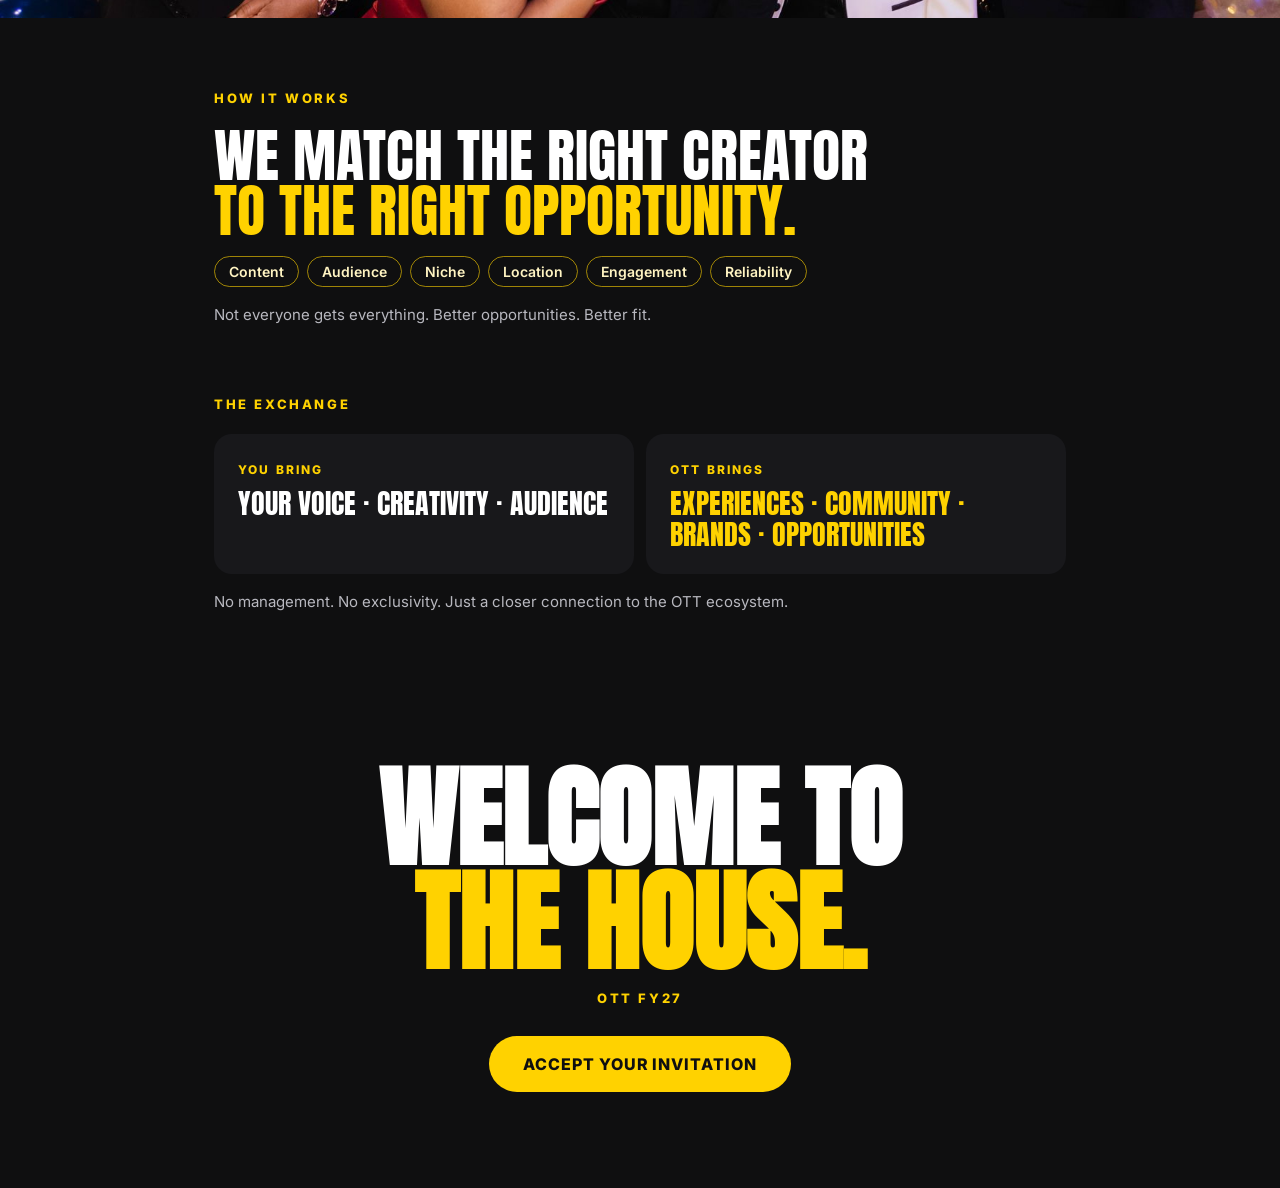
<file: house.html>
<!doctype html><html lang="en"><head><meta charset="utf-8"><meta name="viewport" content="width=device-width,initial-scale=1"><title>You're invited · OTT Creator House</title><meta name="robots" content="noindex">
<link rel="preconnect" href="https://fonts.googleapis.com"><link rel="preconnect" href="https://fonts.gstatic.com" crossorigin><link href="https://fonts.googleapis.com/css2?family=Anton&family=Inter:wght@400;600;800&display=swap" rel="stylesheet">
<style>
*{box-sizing:border-box;margin:0}body{font-family:Inter,Helvetica,Arial,sans-serif;background:#0f0f10;color:#fff;-webkit-font-smoothing:antialiased}
.big{font-family:Anton,Impact,sans-serif;text-transform:uppercase;line-height:.95}
.pk{color:#ffd200}.yl{color:#ffd200}
.hero{min-height:92vh;position:relative;display:flex;flex-direction:column;justify-content:flex-end;padding:40px 24px 56px;background:url(media/blend-miami-friends.jpg) center/cover}
.hero:before{content:'';position:absolute;inset:0;background:linear-gradient(180deg,rgba(15,15,16,.2) 0%,rgba(15,15,16,.92) 85%)}
.hero>*{position:relative;max-width:900px;width:100%;margin:0 auto}
.logo{position:absolute;top:32px;left:24px;width:170px}
.eye{font-weight:800;letter-spacing:.2em;font-size:13px;color:#ffd200}
.hero h1{font-size:clamp(64px,12vw,150px);margin-top:12px}
.hero h2{font-size:clamp(26px,4vw,44px);margin-top:10px}
.name{font-size:clamp(18px,2.4vw,24px);font-weight:600;margin-top:22px}
.lede{color:#d4d4d8;font-size:17px;max-width:620px;margin-top:8px;line-height:1.55}
.wrap{max-width:900px;margin:0 auto;padding:72px 24px}
.h{font-weight:800;letter-spacing:.2em;font-size:13px;color:#ffd200;margin-bottom:22px}
.inside{display:grid;grid-template-columns:repeat(auto-fit,minmax(160px,1fr));gap:12px}
.inside div{border:1px solid #2a2a2e;border-top:3px solid #ffd200;border-radius:16px;padding:18px}
.inside b{font-family:Anton,Impact,sans-serif;font-weight:400;font-size:26px;letter-spacing:.01em;text-transform:uppercase;display:block}.inside span{color:#b8b8bf;font-size:14px}
.crit{display:flex;flex-wrap:wrap;gap:8px;margin:18px 0}.crit span{border:1px solid rgba(255,210,0,.6);color:#fff4c2;border-radius:999px;padding:6px 14px;font-weight:600;font-size:14px}
.ex{display:grid;grid-template-columns:1fr 1fr;gap:12px}.ex div{background:#18181b;border-radius:18px;padding:24px}.ex small{font-weight:800;letter-spacing:.18em;font-size:12px;color:#ffd200}.ex p{font-family:Anton,Impact,sans-serif;text-transform:uppercase;font-size:28px;line-height:1.1;margin-top:10px}
.note{color:#b8b8bf;margin-top:18px;font-size:15px}
.photo{height:52vh;background:url(media/gala-affair-2022.jpg) center/cover}
.close{text-align:center;padding:84px 24px 96px}
.close h3{font-size:clamp(48px,9vw,110px)}
.btn{display:inline-block;margin-top:30px;background:#ffd200;color:#0f0f10;border:0;border-radius:999px;padding:18px 34px;font:800 16px Inter,sans-serif;letter-spacing:.06em;text-transform:uppercase;cursor:pointer;text-decoration:none}
.btn[disabled]{opacity:.6}
.done{display:none;margin-top:26px;font-size:18px}.done.on{display:block}
@media(max-width:640px){.ex{grid-template-columns:1fr}}
</style></head><body>
<section class="hero"><img class="logo" src="media/logos/ott-wordmark-white.png" alt="Over The Top"><div><div class="eye">OTT FY27 · PRIVATE INVITATION</div><h1 class="big">You're invited.</h1><h2 class="big pk">Welcome to OTT Creator House.</h2><p class="name" id="nm"></p><p class="lede">We're building something new for OTT FY27, and we think you belong in it. A curated community connecting creators to OTT experiences, brands, partners and opportunities.</p></div></section>
<section class="wrap"><div class="h">WHAT'S INSIDE</div><div class="inside"><div><b>Access</b><span>Select OTT events + experiences</span></div><div><b>Opportunity</b><span>Paid content, UGC + campaigns</span></div><div><b>Brands</b><span>Dinners, launches + partner experiences</span></div><div><b>Community</b><span>Creators, talent + industry connections</span></div><div><b>Earn</b><span>Ticket commissions + paid opportunities</span></div></div></section>
<div class="photo"></div>
<section class="wrap"><div class="h">HOW IT WORKS</div><p class="big" style="font-size:clamp(34px,5vw,58px)">We match the right creator<br><span class="yl">to the right opportunity.</span></p><div class="crit"><span>Content</span><span>Audience</span><span>Niche</span><span>Location</span><span>Engagement</span><span>Reliability</span></div><p class="note">Not everyone gets everything. Better opportunities. Better fit.</p></section>
<section class="wrap" style="padding-top:0"><div class="h">THE EXCHANGE</div><div class="ex"><div><small>YOU BRING</small><p>Your voice · creativity · audience</p></div><div><small>OTT BRINGS</small><p class="yl">Experiences · community · brands · opportunities</p></div></div><p class="note">No management. No exclusivity. Just a closer connection to the OTT ecosystem.</p></section>
<section class="close"><h3 class="big">Welcome to<br><span class="pk">the House.</span></h3><div class="eye" style="margin-top:14px">OTT FY27</div><button class="btn" id="acc">Accept your invitation</button><p class="done" id="done"></p></section>
<script>
(function(){var q=new URLSearchParams(location.search),n=(q.get('n')||'').replace(/[<>&"]/g,'').slice(0,40),id=(q.get('i')||'').replace(/[^\w-]/g,'').slice(0,60);
if(n)document.getElementById('nm').textContent=n+', you’re invited to OTT Creator House.';
var b=document.getElementById('acc'),d=document.getElementById('done');
b.onclick=function(){b.disabled=true;b.textContent='One moment…';fetch('https://script.google.com/macros/s/AKfycbw4jQuOGhP5kz2eDYBK0ld4ei33R1FPV-GnyDjblCKT_KyhI7VtMcqpbnNlX3Tio153/exec',{method:'POST',headers:{'Content-Type':'text/plain'},body:JSON.stringify({house_accept:{name:n,id:id}})}).catch(function(){}).then(function(){b.style.display='none';d.textContent=(n?n+', welcome':'Welcome')+' to the House. We’ll be in touch with your onboarding call.';d.classList.add('on')})}})();
</script></body></html>
</file>
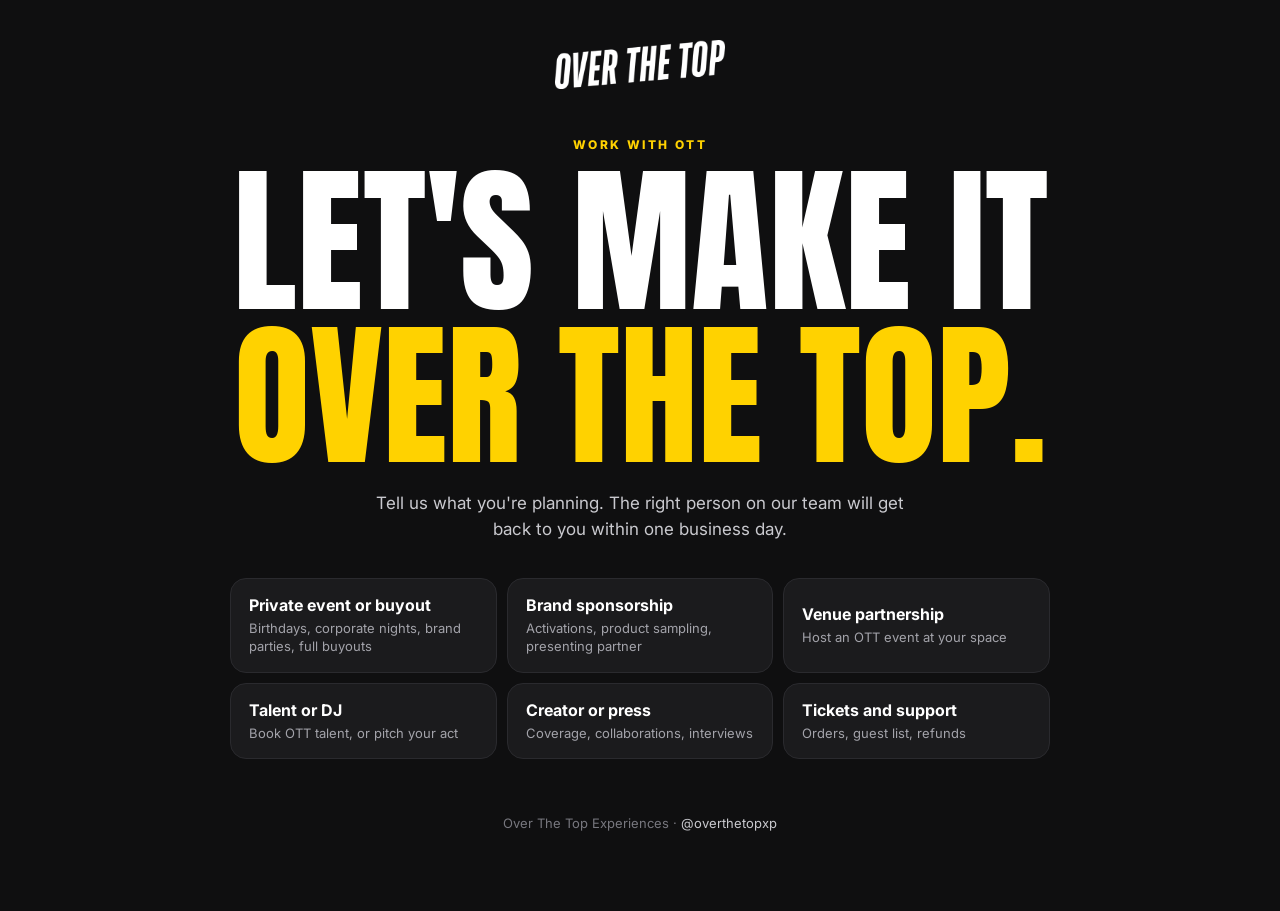
<file: inquire.html>
<!doctype html><html lang="en"><head><meta charset="utf-8"><meta name="viewport" content="width=device-width,initial-scale=1"><title>Work with OTT · Over The Top Experiences</title><link rel="icon" href="media/favicon.svg" type="image/svg+xml"><link rel="icon" href="media/favicon-32.png" sizes="32x32"><link rel="apple-touch-icon" href="media/apple-touch-icon.png">
<meta name="description" content="Book a private event, partner with OTT, or bring your brand to our experiences.">
<link rel="preconnect" href="https://fonts.googleapis.com"><link rel="preconnect" href="https://fonts.gstatic.com" crossorigin><link href="https://fonts.googleapis.com/css2?family=Anton&family=Inter:wght@400;500;600;800&display=swap" rel="stylesheet">
<style>
*{box-sizing:border-box;margin:0}body{font-family:Inter,Helvetica,Arial,sans-serif;background:#0f0f10;color:#fff;-webkit-font-smoothing:antialiased}
.wrap{max-width:860px;margin:0 auto;padding:40px 20px 80px}
.logo{width:170px;display:block;margin:0 auto}
.hero{text-align:center}
.eye{font-weight:800;letter-spacing:.2em;font-size:12px;color:#ffd200;margin-top:48px}
h1{font-family:Anton,Impact,sans-serif;text-transform:uppercase;font-weight:400;line-height:.98;margin-top:12px}h1{display:flex;flex-direction:column;align-items:center}h1 span{display:block;width:max-content;white-space:nowrap;font-size:clamp(44px,13vw,124px)}h1 .y{color:#ffd200}
.lede{color:#c9c9ce;font-size:17px;line-height:1.5;margin:18px auto 0;max-width:560px}
.types{display:grid;grid-template-columns:repeat(auto-fill,minmax(240px,1fr));gap:10px;margin-top:36px}
.type{text-align:left;background:#1b1b1d;border:1.5px solid #2a2a2e;border-radius:16px;padding:16px 18px;color:#fff;font:inherit;cursor:pointer;transition:border-color .15s,transform .15s}
.type:hover{transform:translateY(-2px)}.type b{display:block;font-size:16px}.type span{display:block;font-size:13px;color:#a3a3aa;margin-top:4px;line-height:1.4}
.type.on{border-color:#ffd200;background:#221f10}
form{margin-top:28px;display:none}form.show{display:block}
.grid{display:grid;grid-template-columns:1fr 1fr;gap:12px}
label{display:block;font-size:12px;font-weight:700;letter-spacing:.06em;text-transform:uppercase;color:#a3a3aa}
input,textarea,select{width:100%;margin-top:6px;background:#161618;border:1.5px solid #2a2a2e;border-radius:12px;padding:13px 14px;color:#fff;font:inherit;font-size:15px;outline:none}
input:focus,textarea:focus{border-color:#ffd200}
textarea{min-height:120px;resize:vertical}
.full{grid-column:1/-1}.hp{position:absolute;left:-5000px}
.send{margin-top:18px;background:#ffd200;color:#0f0f10;border:0;border-radius:99px;padding:16px 28px;font:inherit;font-weight:800;font-size:15px;cursor:pointer}
.send:disabled{opacity:.6}
.msg{margin-top:14px;font-size:14px;color:#ffb4b4}
.done{display:none;margin-top:40px;background:#1b1b1d;border-radius:20px;padding:28px}.done.show{display:block}
.done h2{font-family:Anton,Impact,sans-serif;text-transform:uppercase;font-weight:400;font-size:44px;color:#ffd200}
.done p{color:#c9c9ce;margin-top:10px;line-height:1.5}
@media(max-width:620px){.grid{grid-template-columns:1fr 1fr;gap:10px}.grid .wide{grid-column:1/-1}.send{width:100%}.types{grid-template-columns:1fr 1fr;gap:8px}.type{padding:13px 14px}.type b{font-size:14.5px}.type span{font-size:12px}.eye{margin-top:36px}}
.foot{margin-top:56px;text-align:center;font-size:13px;color:#77777e}.foot a{color:#c9c9ce;text-decoration:none}.foot a:hover{color:#ffd200}
</style></head><body><div class="wrap">
<div class="hero"><img class="logo" src="media/logos/ott-wordmark-white.png" alt="Over The Top">
<div class="eye">WORK WITH OTT</div>
<h1 id="h1"><span>Let's make it</span><span class="y">over the top.</span></h1>
<p class="lede">Tell us what you're planning. The right person on our team will get back to you within one business day.</p></div>
<div class="types" id="types">
 <button class="type" data-t="Private event"><b>Private event or buyout</b><span>Birthdays, corporate nights, brand parties, full buyouts</span></button>
 <button class="type" data-t="Brand sponsorship"><b>Brand sponsorship</b><span>Activations, product sampling, presenting partner</span></button>
 <button class="type" data-t="Venue partnership"><b>Venue partnership</b><span>Host an OTT event at your space</span></button>
 <button class="type" data-t="Talent booking"><b>Talent or DJ</b><span>Book OTT talent, or pitch your act</span></button>
 <button class="type" data-t="Creator or press"><b>Creator or press</b><span>Coverage, collaborations, interviews</span></button>
 <button class="type" data-t="Tickets and support"><b>Tickets and support</b><span>Orders, guest list, refunds</span></button>
</div>
<form id="f" autocomplete="on">
 <div class="grid">
  <label class="wide">Your name<input name="name" required></label>
  <label class="wide">Email<input name="email" type="email" required></label>
  <label>Phone<input name="phone" type="tel"></label>
  <label>Company or brand<input name="company"></label>
  <label class="ev">Date or month<input name="date" placeholder="e.g. March 14"></label>
  <label class="ev">Guests<input name="guests" inputmode="numeric" placeholder="e.g. 150"></label>
  <label class="ev">City<input name="city" placeholder="e.g. Oakland"></label>
  <label class="ev">Budget range<select name="budget"><option value="">Choose one</option><option>Under $5k</option><option>$5k to $15k</option><option>$15k to $50k</option><option>$50k+</option><option>Not sure yet</option></select></label>
  <label class="full">Tell us more<textarea name="details" placeholder="What you have in mind, the vibe, anything we should know"></textarea></label>
  <input class="hp" name="website" tabindex="-1" autocomplete="off" aria-hidden="true">
 </div>
 <button class="send" type="submit">Send inquiry</button>
 <div class="msg" id="msg"></div>
</form>
<div class="done" id="done"><h2>Got it.</h2><p>Thanks. Your note is with the right person on our team, and they'll reply within one business day.</p></div>
<p class="foot">Over The Top Experiences · <a href="https://instagram.com/overthetopxp" target="_blank" rel="noopener">@overthetopxp</a></p>
</div>
<script>
const ENGINE='https://script.google.com/macros/s/AKfycbw4jQuOGhP5kz2eDYBK0ld4ei33R1FPV-GnyDjblCKT_KyhI7VtMcqpbnNlX3Tio153/exec';let type='';
const src=new URLSearchParams(location.search).get('src')||document.referrer.replace(/^https?:\/\//,'').split('/')[0]||'direct';
document.getElementById('types').addEventListener('click',e=>{let b=e.target.closest('.type');if(!b)return;type=b.dataset.t;document.querySelectorAll('.type').forEach(x=>x.classList.toggle('on',x===b));
 let f=document.getElementById('f');f.classList.add('show');let ev=!/Creator|Tickets|Talent/.test(type);f.querySelectorAll('.ev').forEach(x=>x.style.display=ev?'':'none');setTimeout(()=>{f.scrollIntoView({behavior:'smooth',block:'start'});if(matchMedia('(hover:hover)').matches)f.querySelector('[name=name]').focus({preventScroll:true})},60)});
// heading lines fill the content width
function fitH(){let h=document.getElementById('h1'),w=h.clientWidth;h.querySelectorAll('span').forEach(s=>{s.style.fontSize='100px';let r=w/s.scrollWidth;s.style.fontSize=Math.min(180,Math.floor(100*r*.995))+'px'})}
(document.fonts&&document.fonts.ready?document.fonts.ready:Promise.resolve()).then(fitH);addEventListener('resize',fitH);fitH();
document.getElementById('f').addEventListener('submit',async e=>{e.preventDefault();let f=e.target,btn=f.querySelector('.send'),msg=document.getElementById('msg');msg.textContent='';btn.disabled=true;btn.textContent='Sending…';
 let q=Object.fromEntries(new FormData(f).entries());q.type=type;q.source=src;
 try{let r=await fetch(ENGINE,{method:'POST',headers:{'Content-Type':'text/plain'},body:JSON.stringify({inquiry:q})}),j=await r.json();if(!j.ok)throw new Error(j.error||'Something went wrong');
  f.style.display='none';document.getElementById('types').style.display='none';document.getElementById('done').classList.add('show')}
 catch(err){msg.textContent=err.message+'. You can also email us directly.';btn.disabled=false;btn.textContent='Send inquiry'}});
</script></body></html>
</file>
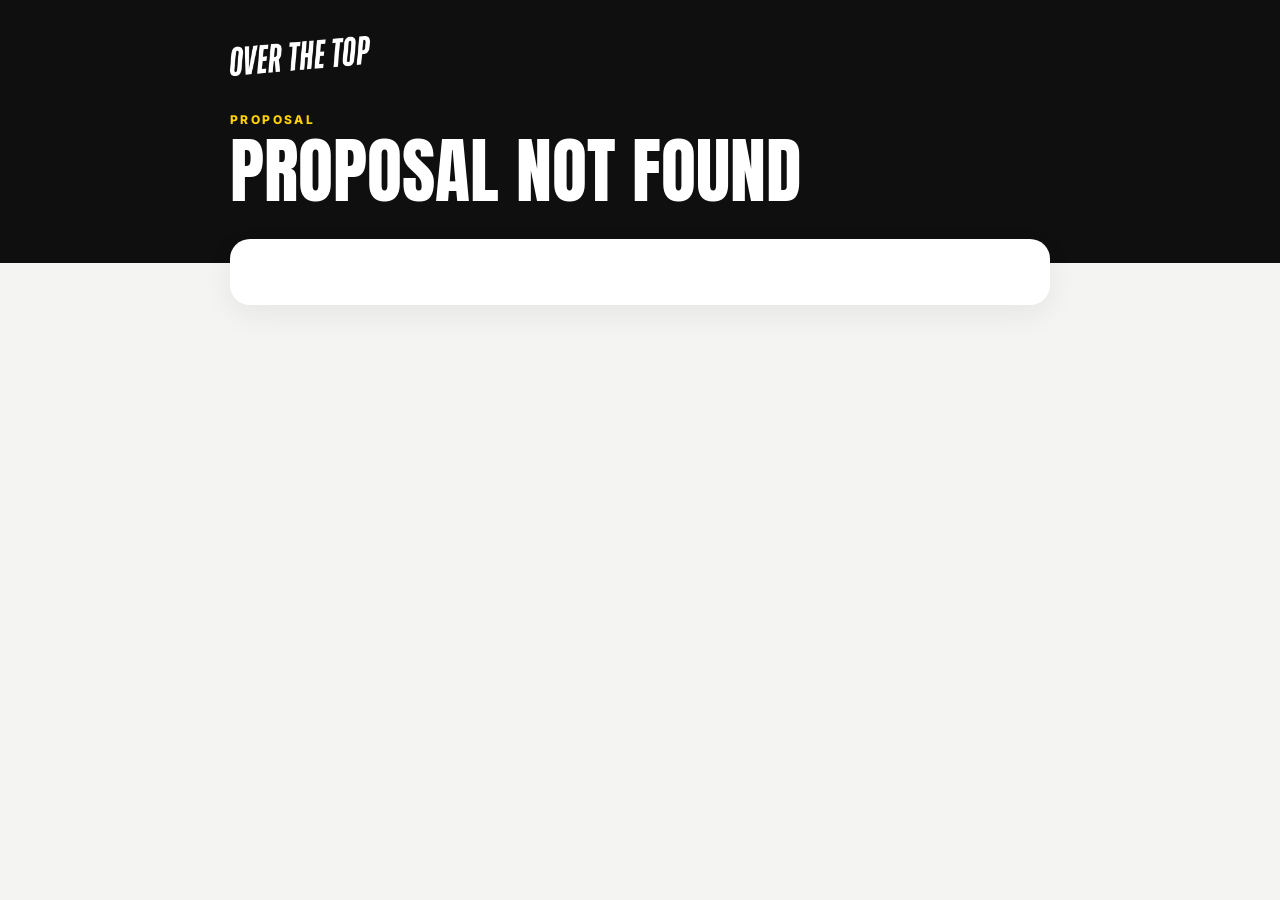
<file: proposal.html>
<!doctype html><html lang="en"><head><meta charset="utf-8"><meta name="viewport" content="width=device-width,initial-scale=1"><title>Proposal · Over The Top Experiences</title><meta name="robots" content="noindex">
<link rel="preconnect" href="https://fonts.googleapis.com"><link rel="preconnect" href="https://fonts.gstatic.com" crossorigin><link href="https://fonts.googleapis.com/css2?family=Anton&family=Inter:wght@400;500;600;800&display=swap" rel="stylesheet">
<style>
*{box-sizing:border-box;margin:0}body{font-family:Inter,Helvetica,Arial,sans-serif;background:#f4f4f2;color:#0f0f10;-webkit-font-smoothing:antialiased}
.top{background:#0f0f10;color:#fff;padding:36px 20px 44px}.in{max-width:820px;margin:0 auto}
.logo{width:140px;display:block}
.eye{font-weight:800;letter-spacing:.2em;font-size:12px;color:#ffd200;margin-top:36px}
h1{font-family:Anton,Impact,sans-serif;text-transform:uppercase;font-weight:400;font-size:clamp(40px,7vw,72px);line-height:.95;margin-top:10px}
.meta{color:#c9c9ce;margin-top:14px;font-size:15px;line-height:1.6}
.card{background:#fff;border-radius:20px;padding:24px;margin:-24px auto 0;max-width:820px;box-shadow:0 10px 30px rgba(0,0,0,.06)}
.note{font-size:16px;line-height:1.6;color:#333;white-space:pre-line}
table{width:100%;border-collapse:collapse;margin-top:18px}
th{text-align:left;font-size:11px;letter-spacing:.1em;text-transform:uppercase;color:#77777e;padding:8px 6px;border-bottom:1px solid #eee}
td{padding:12px 6px;border-bottom:1px solid #f0f0f0;font-size:15px}td.n{text-align:right;white-space:nowrap}th.n{text-align:right}
.tot{display:flex;justify-content:space-between;align-items:baseline;margin-top:16px;font-size:15px;color:#55555c}
.tot.big{font-size:22px;font-weight:800;color:#0f0f10}
.act{margin:20px auto 60px;max-width:820px;padding:0 20px}
.btn{display:inline-block;background:#ffd200;color:#0f0f10;border:0;border-radius:99px;padding:16px 28px;font:inherit;font-weight:800;font-size:15px;cursor:pointer;text-decoration:none}
.btn.dark{background:#0f0f10;color:#fff}
.acc{display:none;background:#fff;border-radius:20px;padding:20px;margin-top:14px}.acc.show{display:block}
.acc input{width:100%;margin-top:8px;border:1.5px solid #e2e2e6;border-radius:12px;padding:12px;font:inherit}
.small{font-size:13px;color:#77777e;margin-top:10px}
.ok{display:none;background:#0f0f10;color:#fff;border-radius:20px;padding:24px;margin-top:14px}.ok.show{display:block}.ok h2{font-family:Anton;font-weight:400;text-transform:uppercase;font-size:38px;color:#ffd200}
</style></head><body>
<div class="top"><div class="in"><img class="logo" src="media/logos/ott-wordmark-white.png" alt="Over The Top"><div class="eye">PROPOSAL</div><h1 id="t"></h1><div class="meta" id="m"></div></div></div>
<div class="card"><div class="note" id="note"></div><table id="lines"></table><div id="tots"></div></div>
<div class="act"><div id="actions"></div>
 <div class="acc" id="acc"><b>Accept this proposal</b><input id="an" placeholder="Your full name"><input id="ae" type="email" placeholder="Email"><div style="margin-top:12px"><button class="btn" id="go">Accept</button></div><div class="small">By accepting you confirm the scope and pricing above. The deposit holds your date.</div><div class="small" id="err" style="color:#c62828"></div></div>
 <div class="ok" id="ok"><h2>You're booked in.</h2><p style="margin-top:8px;color:#c9c9ce" id="okp">We've let the team know. Next step is the deposit to hold your date.</p><div id="pay2" style="margin-top:14px"></div></div>
</div>
<script>
const ENGINE='https://script.google.com/macros/s/AKfycbw4jQuOGhP5kz2eDYBK0ld4ei33R1FPV-GnyDjblCKT_KyhI7VtMcqpbnNlX3Tio153/exec';
const money=n=>'$'+Number(n||0).toLocaleString('en-US',{maximumFractionDigits:2});
const esc=s=>String(s??'').replace(/[&<>"]/g,c=>({'&':'&amp;','<':'&lt;','>':'&gt;','"':'&quot;'}[c]));
let P=null;try{let s=new URLSearchParams(location.search).get('p')||'';s=s.replace(/-/g,'+').replace(/_/g,'/');P=JSON.parse(decodeURIComponent(escape(atob(s))))}catch(e){}
if(!P){document.getElementById('t').textContent='Proposal not found';}else{
 document.title=(P.title||'Proposal')+' · OTT';
 document.getElementById('t').textContent=P.title||'Your event';
 document.getElementById('m').innerHTML=[P.client&&'For '+esc(P.client),P.date&&esc(P.date),P.guests&&esc(P.guests)+' guests',P.city&&esc(P.city),P.venue&&esc(P.venue)].filter(Boolean).join(' · ')+(P.expires?`<br>Valid until ${esc(P.expires)}`:'');
 document.getElementById('note').textContent=P.message||'';
 document.getElementById('lines').innerHTML='<tr><th>Item</th><th class="n">Qty</th><th class="n">Price</th><th class="n">Total</th></tr>'+(P.lines||[]).map(l=>`<tr><td>${esc(l.name)}${l.note?`<div class="small" style="margin-top:2px">${esc(l.note)}</div>`:''}</td><td class="n">${esc(l.qty)}</td><td class="n">${money(l.unit)}</td><td class="n">${money(l.total)}</td></tr>`).join('');
 document.getElementById('tots').innerHTML=(P.fees?`<div class="tot"><span>${esc(P.fee_label||'Service fee')}</span><span>${money(P.fees)}</span></div>`:'')+(P.tax?`<div class="tot"><span>Tax</span><span>${money(P.tax)}</span></div>`:'')+`<div class="tot big"><span>Total</span><span>${money(P.total)}</span></div>`+(P.deposit?`<div class="tot"><span>Deposit to hold the date (${esc(P.deposit_pct)}%)</span><span><b>${money(P.deposit)}</b></span></div>`:'');
 let expired=P.expires_iso&&P.expires_iso<new Date().toISOString().slice(0,10);
 let pay=P.pay_link&&/^https:\/\//.test(P.pay_link)?`<a class="btn dark" href="${esc(P.pay_link)}" target="_blank" rel="noopener">Pay deposit${P.deposit?' · '+money(P.deposit):''}</a>`:'';
 document.getElementById('actions').innerHTML=expired?'<p class="small">This proposal has expired. Reply to your contact at OTT for an updated one.</p>':`<button class="btn" id="accept">Accept proposal</button>`;
 document.getElementById('pay2').innerHTML=pay;
 document.getElementById('accept')?.addEventListener('click',()=>{document.getElementById('acc').classList.add('show');document.getElementById('an').focus()});
 document.getElementById('go').addEventListener('click',async()=>{let n=document.getElementById('an').value.trim(),em=document.getElementById('ae').value.trim(),er=document.getElementById('err');if(!n){er.textContent='Add your name';return}
  let b=document.getElementById('go');b.disabled=true;b.textContent='Sending…';
  try{let r=await fetch(ENGINE,{method:'POST',headers:{'Content-Type':'text/plain'},body:JSON.stringify({proposal_accept:{id:P.id,inquiry:P.inq,owner:P.owner,title:P.title,name:n,email:em}})}),j=await r.json();if(!j.ok)throw new Error(j.error||'Could not send');
   document.getElementById('acc').classList.remove('show');document.getElementById('actions').innerHTML='';document.getElementById('ok').classList.add('show');if(!pay)document.getElementById('okp').textContent='We\'ve let the team know and they\'ll be in touch about next steps.'}
  catch(e){er.textContent=e.message;b.disabled=false;b.textContent='Accept'}});
}
</script></body></html>
</file>
